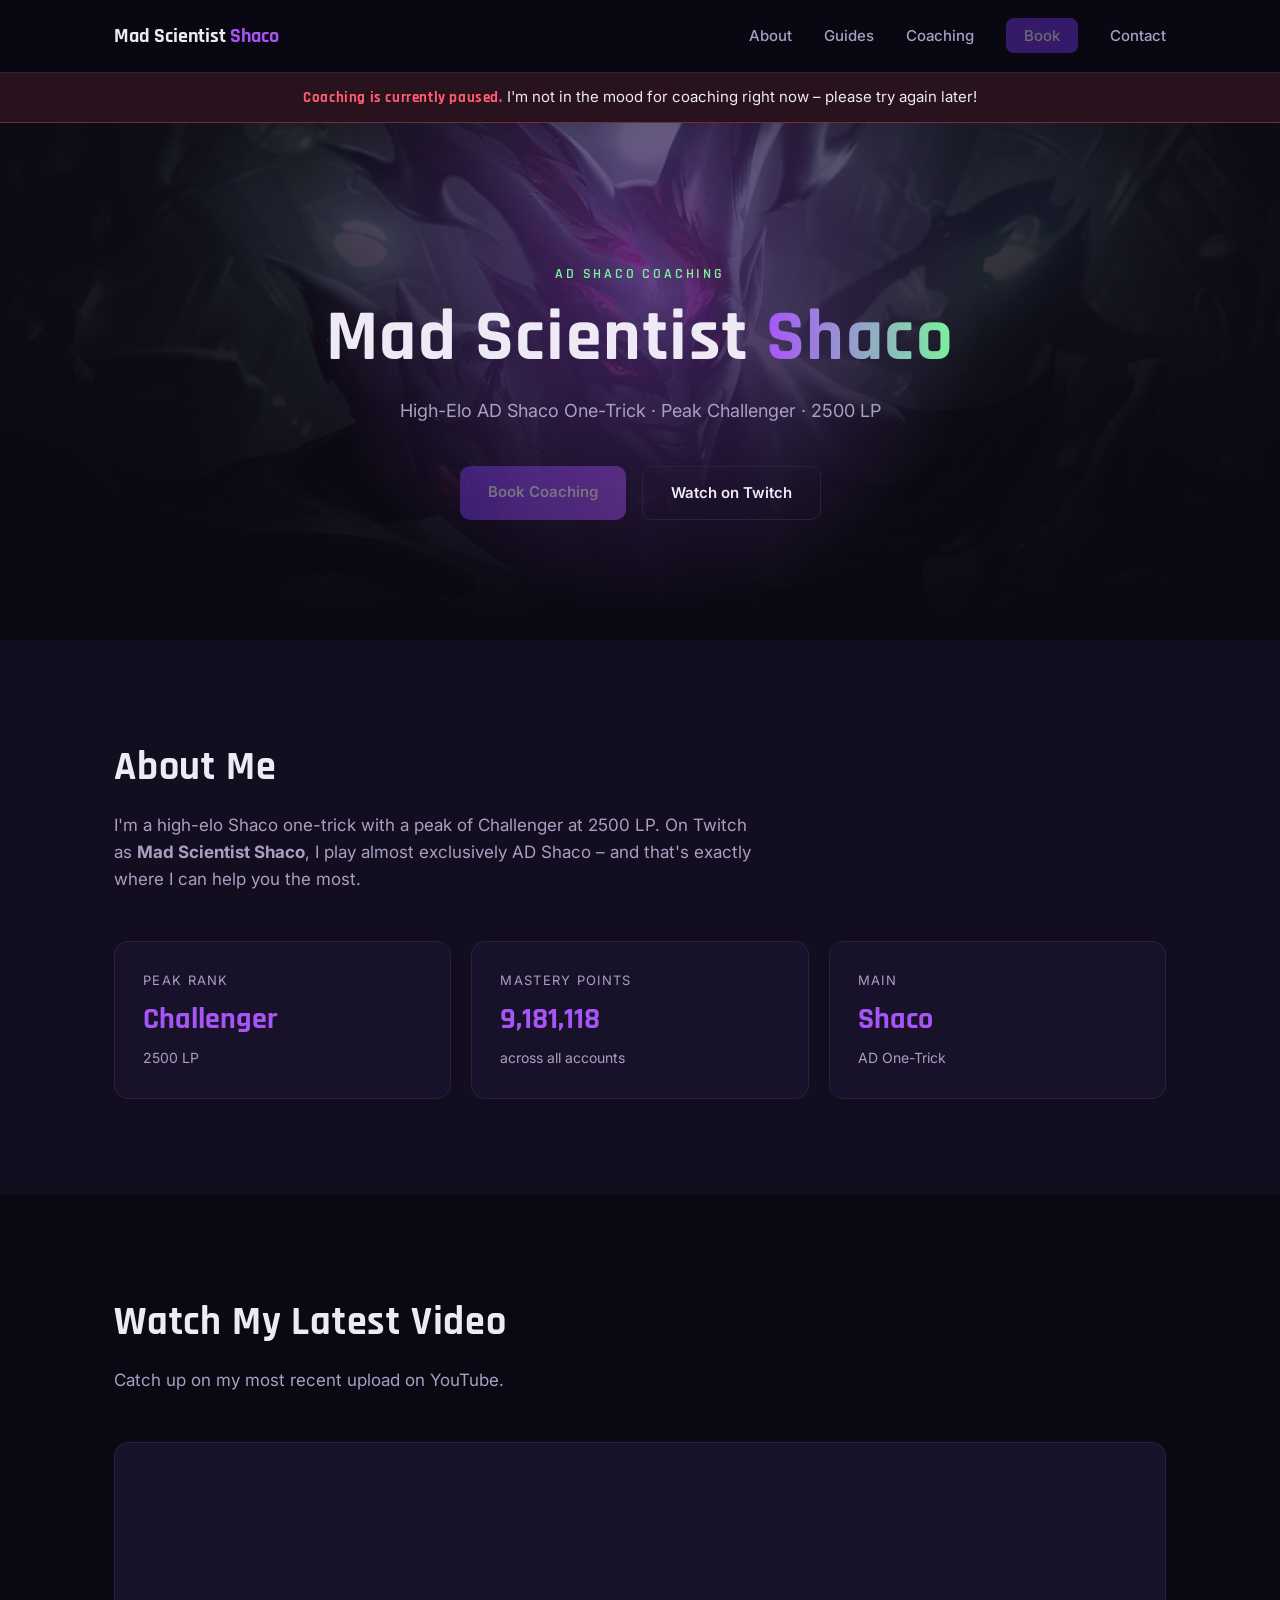
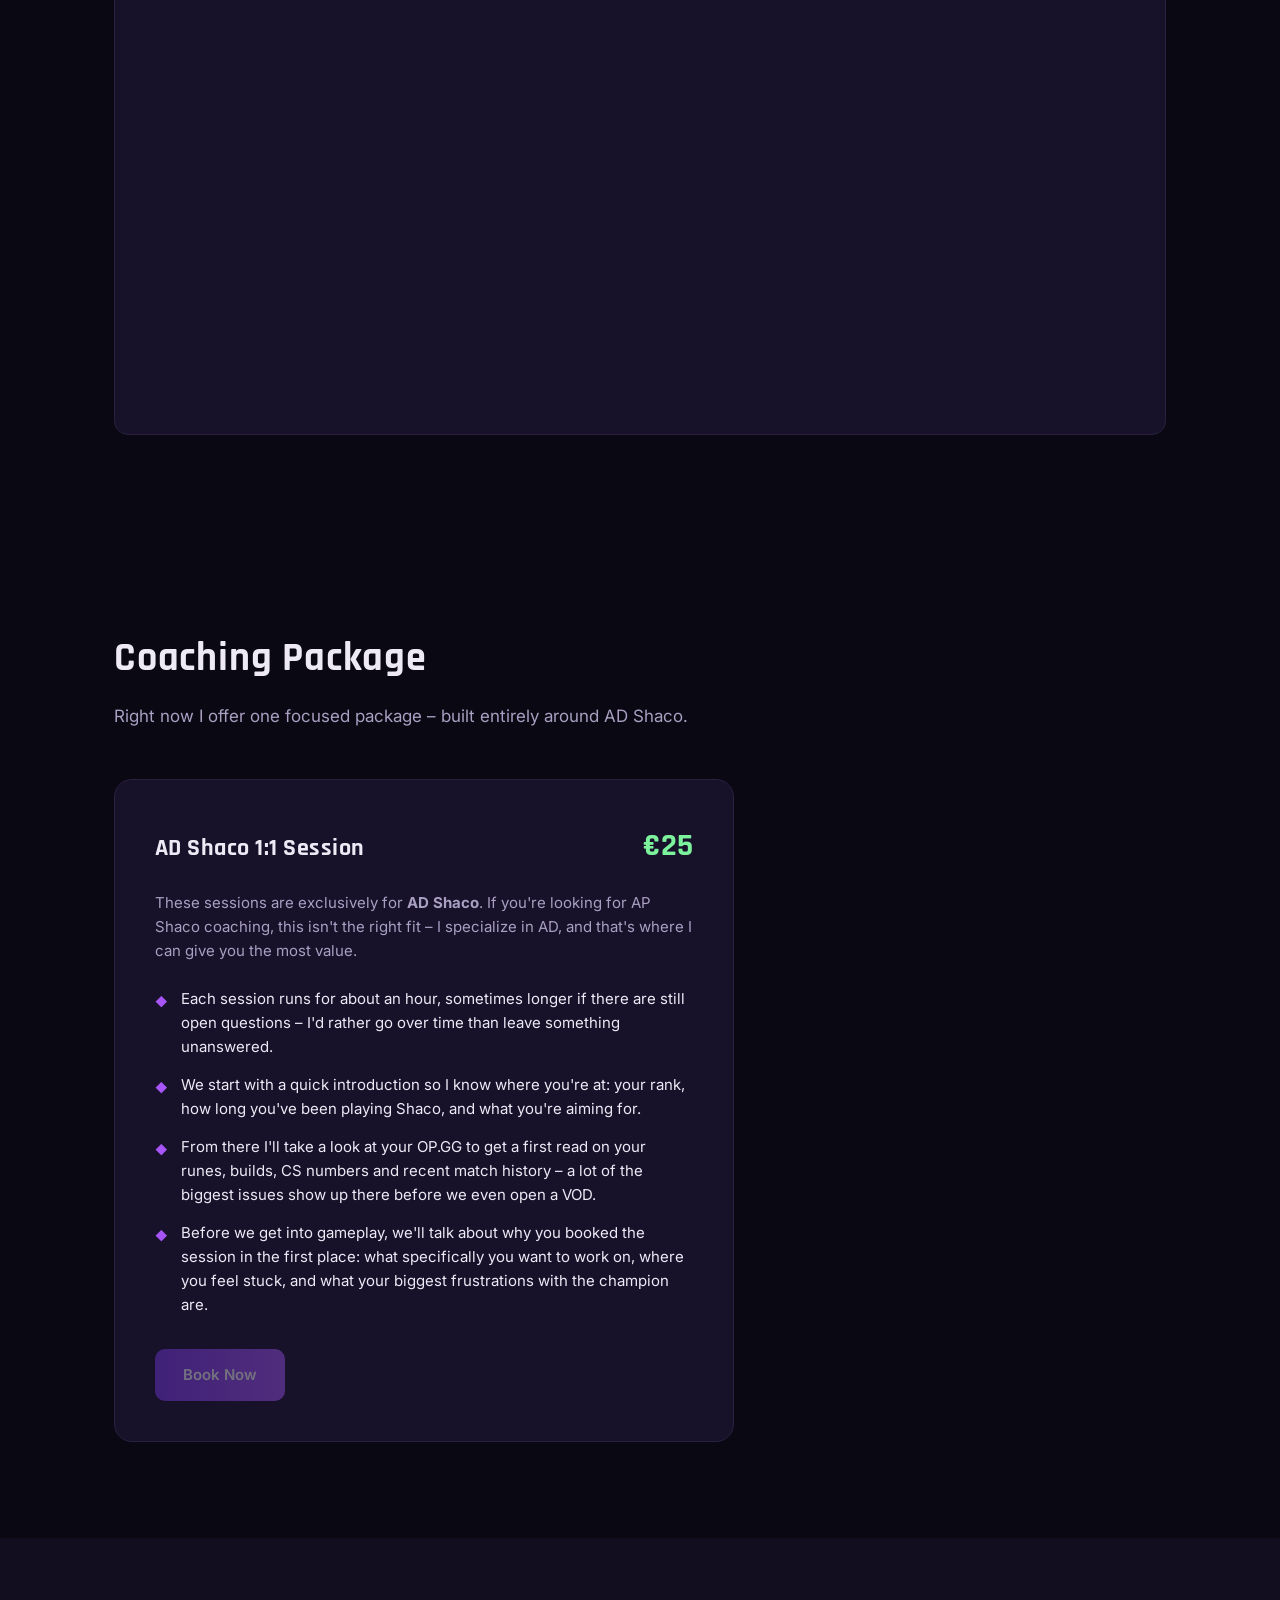
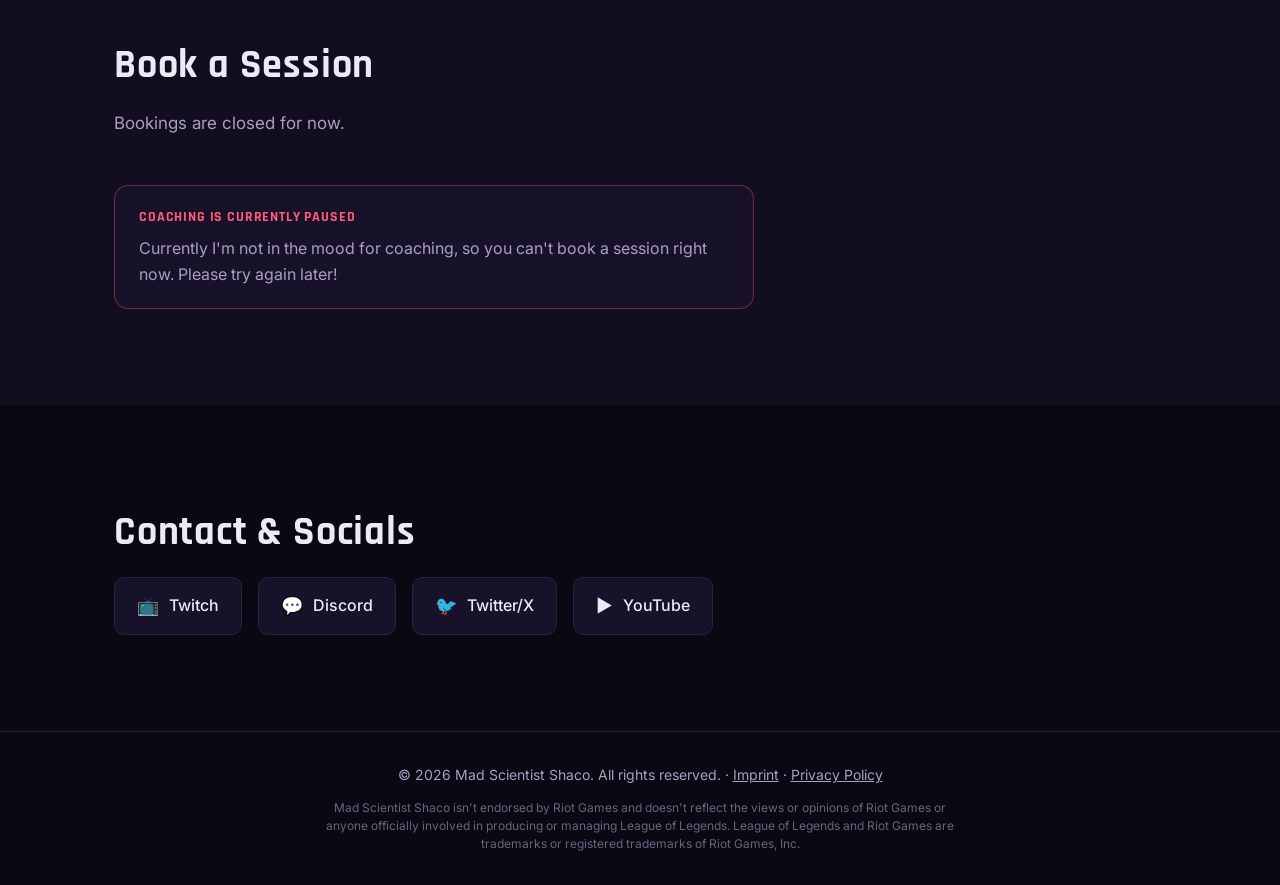
<file: index.html>
<!DOCTYPE html>
<html lang="en">
<head>
<meta charset="UTF-8">
<meta name="viewport" content="width=device-width, initial-scale=1.0">
<title>Mad Scientist Shaco | AD Shaco Coaching</title>
<meta name="description" content="High-elo AD Shaco coaching with Mad Scientist Shaco &ndash; peak Challenger, 2500 LP. Book a 1:1 session.">
<link rel="icon" type="image/svg+xml" href="images/favicon.svg">
<link rel="preconnect" href="https://fonts.googleapis.com">
<link rel="preconnect" href="https://fonts.gstatic.com" crossorigin>
<link href="https://fonts.googleapis.com/css2?family=Rajdhani:wght@500;600;700&family=Inter:wght@400;500;600&display=swap" rel="stylesheet">
<link rel="stylesheet" href="css/style.css">
</head>
<body>

<header class="site-header">
  <nav class="nav container">
    <a href="#top" class="logo">Mad Scientist <span>Shaco</span></a>
    <button class="nav-toggle" id="navToggle" aria-label="Open menu" aria-expanded="false">
      <span></span><span></span><span></span>
    </button>
    <ul class="nav-links" id="navLinks">
      <li><a href="#about">About</a></li>
      <li><a href="/guides/">Guides</a></li>
      <li><a href="#coaching">Coaching</a></li>
      <li><a href="#buchen" class="nav-cta is-disabled" aria-disabled="true" tabindex="-1">Book</a></li>
      <li><a href="#kontakt">Contact</a></li>
    </ul>
  </nav>
</header>

<div class="coaching-banner" role="status">
  <div class="container">
    <strong>Coaching is currently paused.</strong> I'm not in the mood for coaching right now &ndash; please try again later!
  </div>
</div>

<main>

  <section id="top" class="hero">
    <div class="hero-glow"></div>
    <div class="container hero-inner">
      <p class="eyebrow">AD SHACO COACHING</p>
      <h1>Mad Scientist <span>Shaco</span></h1>
      <p class="hero-subtitle">High-Elo AD Shaco One-Trick &middot; Peak Challenger &middot; 2500 LP</p>
      <div class="hero-actions">
        <a href="#buchen" class="btn btn-primary is-disabled" aria-disabled="true" tabindex="-1">Book Coaching</a>
        <a href="https://twitch.tv/madscientistshaco" target="_blank" rel="noopener" class="btn btn-ghost">Watch on Twitch</a>
      </div>
    </div>
  </section>

  <section id="about" class="about">
    <div class="container">
      <h2>About Me</h2>
      <p class="section-lead">
        I'm a high-elo Shaco one-trick with a peak of Challenger at 2500 LP. On Twitch as
        <strong>Mad Scientist Shaco</strong>, I play almost exclusively AD Shaco &ndash; and that's
        exactly where I can help you the most.
      </p>

      <div class="stats-grid">
        <div class="stat-card">
          <span class="stat-label">Peak Rank</span>
          <span class="stat-value">Challenger</span>
          <span class="stat-sub">2500 LP</span>
        </div>
        <div class="stat-card">
          <span class="stat-label">Mastery Points</span>
          <span class="stat-value">9,181,118</span>
          <span class="stat-sub">across all accounts</span>
        </div>
        <div class="stat-card">
          <span class="stat-label">Main</span>
          <span class="stat-value">Shaco</span>
          <span class="stat-sub">AD One-Trick</span>
        </div>
      </div>
    </div>
  </section>

  <section id="video" class="video-section">
    <div class="container">
      <h2>Watch My Latest Video</h2>
      <p class="section-lead">Catch up on my most recent upload on YouTube.</p>
      <div class="video-embed">
        <iframe
          src="https://www.youtube.com/embed/videoseries?list=PLcHvyrtHzuFs"
          title="Latest YouTube video from Mad Scientist Shaco"
          allow="accelerometer; autoplay; clipboard-write; encrypted-media; gyroscope; picture-in-picture"
          allowfullscreen>
        </iframe>
      </div>
    </div>
  </section>

  <section id="coaching" class="coaching">
    <div class="container">
      <h2>Coaching Package</h2>
      <p class="section-lead">Right now I offer one focused package &ndash; built entirely around AD Shaco.</p>

      <div class="package-card">
        <div class="package-head">
          <h3>AD Shaco 1:1 Session</h3>
          <p class="package-price"><span>&euro;25</span></p>
        </div>

        <p class="package-note">
          These sessions are exclusively for <strong>AD Shaco</strong>. If you're looking for AP Shaco
          coaching, this isn't the right fit &ndash; I specialize in AD, and that's where I can give you
          the most value.
        </p>

        <ul class="package-list">
          <li>Each session runs for about an hour, sometimes longer if there are still open questions &ndash; I'd rather go over time than leave something unanswered.</li>
          <li>We start with a quick introduction so I know where you're at: your rank, how long you've been playing Shaco, and what you're aiming for.</li>
          <li>From there I'll take a look at your OP.GG to get a first read on your runes, builds, CS numbers and recent match history &ndash; a lot of the biggest issues show up there before we even open a VOD.</li>
          <li>Before we get into gameplay, we'll talk about why you booked the session in the first place: what specifically you want to work on, where you feel stuck, and what your biggest frustrations with the champion are.</li>
        </ul>

        <a href="#buchen" class="btn btn-primary package-cta is-disabled" aria-disabled="true" tabindex="-1">Book Now</a>
      </div>
    </div>
  </section>

  <section id="buchen" class="booking">
    <div class="container">
      <h2>Book a Session</h2>
      <p class="section-lead">Bookings are closed for now.</p>

      <div class="booking-closed">
        <strong class="booking-closed-title">Coaching is currently paused</strong>
        <p>Currently I'm not in the mood for coaching, so you can't book a session right now. Please try again later!</p>
      </div>
    </div>
  </section>

  <section id="kontakt" class="socials">
    <div class="container">
      <h2>Contact & Socials</h2>
      <div class="social-links">
        <a href="https://twitch.tv/madscientistshaco" target="_blank" rel="noopener" class="social-link">
          <span class="social-icon">📺</span> Twitch
        </a>
        <a href="https://discord.gg/vGZFEU2" target="_blank" rel="noopener" class="social-link">
          <span class="social-icon">💬</span> Discord
        </a>
        <a href="https://twitter.com/okabekin" target="_blank" rel="noopener" class="social-link">
          <span class="social-icon">🐦</span> Twitter/X
        </a>
        <a href="https://www.youtube.com/@madscientistshaco" target="_blank" rel="noopener" class="social-link">
          <span class="social-icon">▶️</span> YouTube
        </a>
      </div>
    </div>
  </section>

</main>

<footer class="site-footer">
  <div class="container">
    <p>&copy; <span id="year"></span> Mad Scientist Shaco. All rights reserved. &middot; <a href="imprint.html">Imprint</a> &middot; <a href="privacy.html">Privacy Policy</a></p>
    <p class="footer-disclaimer">Mad Scientist Shaco isn't endorsed by Riot Games and doesn't reflect the views or opinions of Riot Games or anyone officially involved in producing or managing League of Legends. League of Legends and Riot Games are trademarks or registered trademarks of Riot Games, Inc.</p>
  </div>
</footer>

<script src="js/main.js"></script>
</body>
</html>
</file>
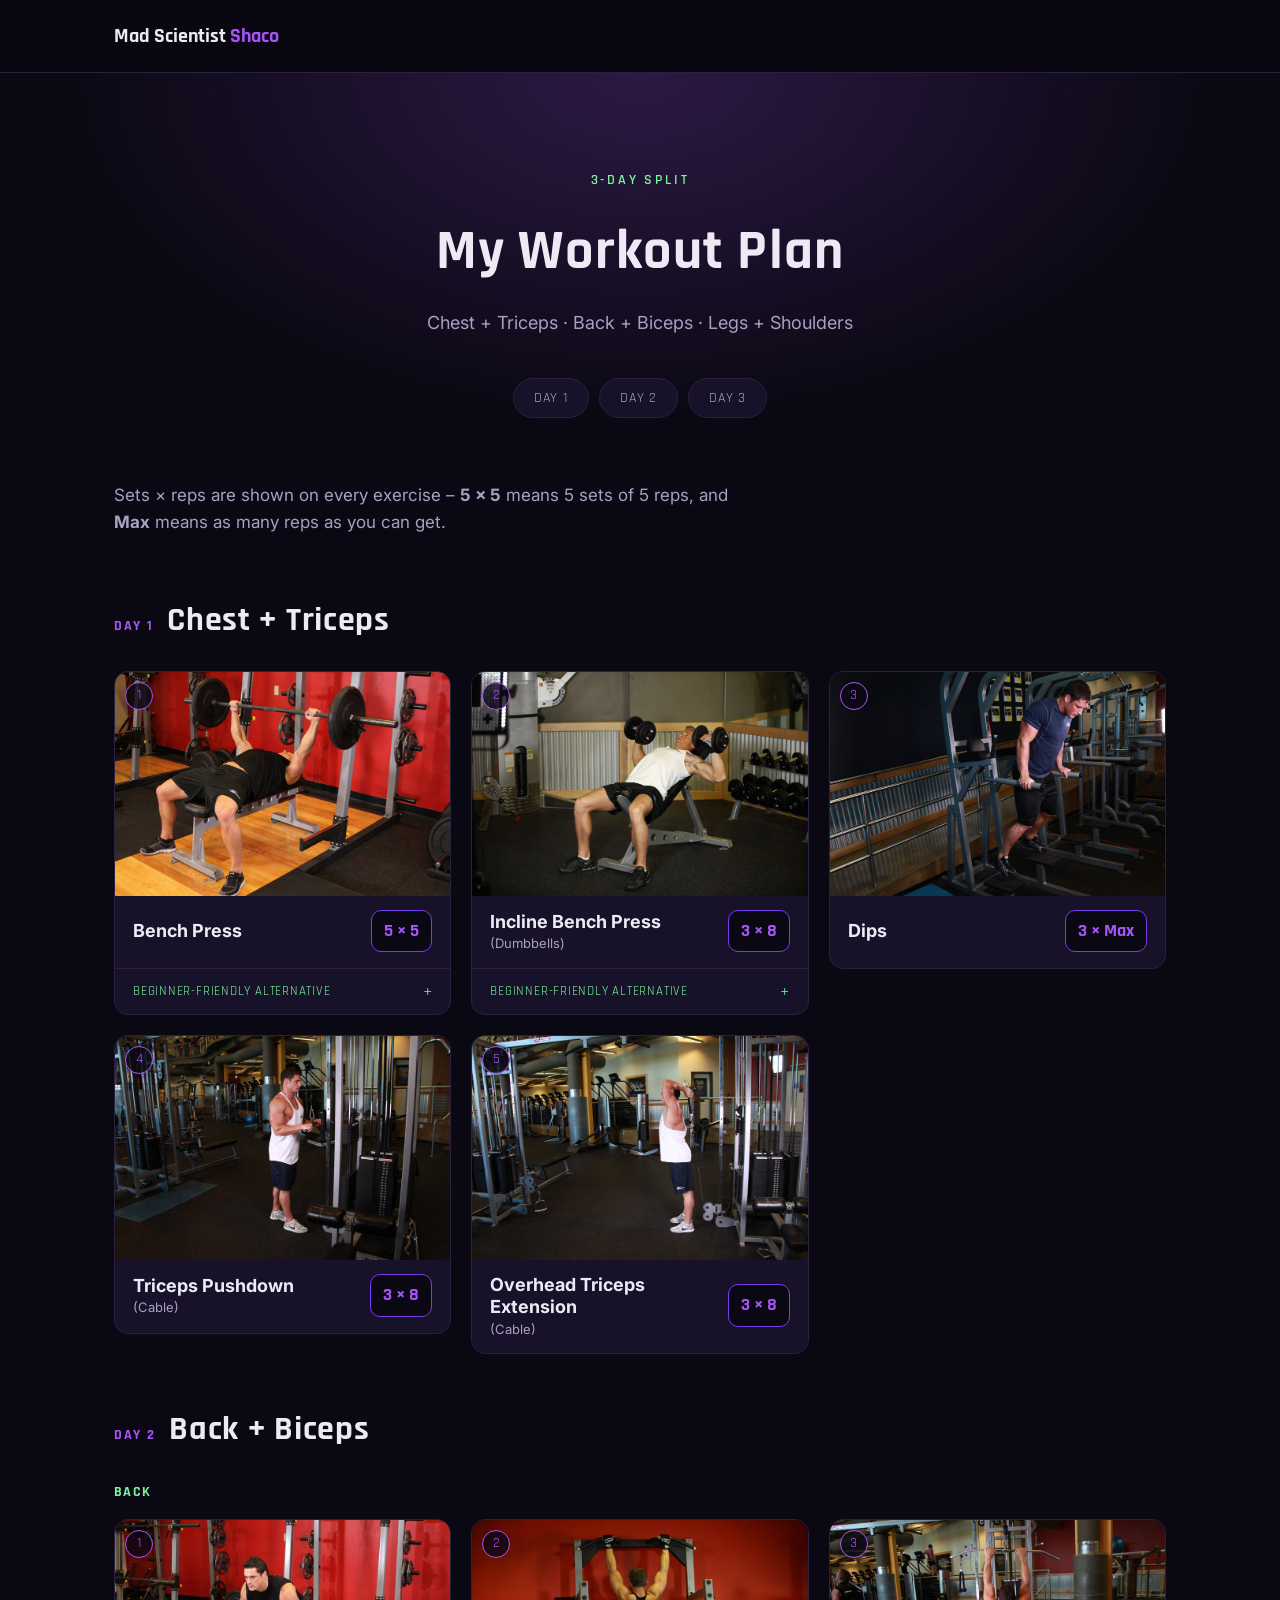
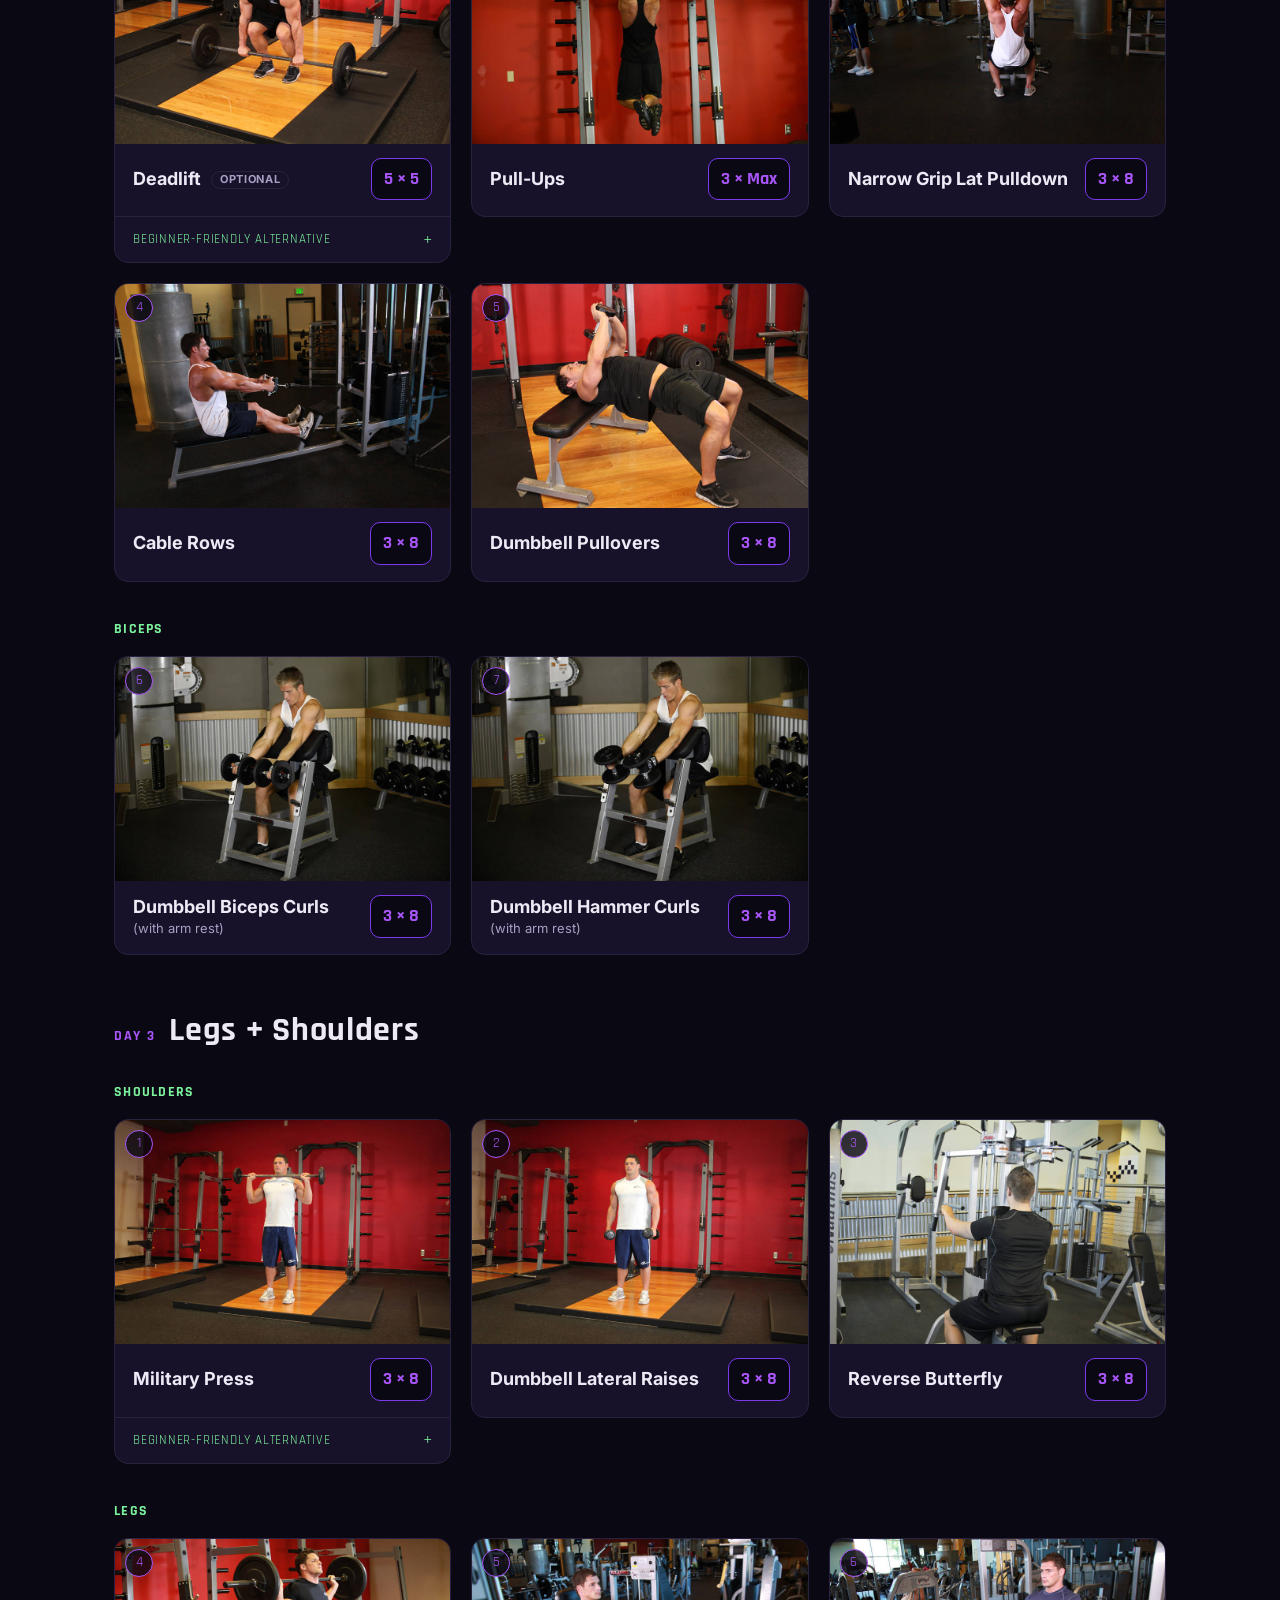
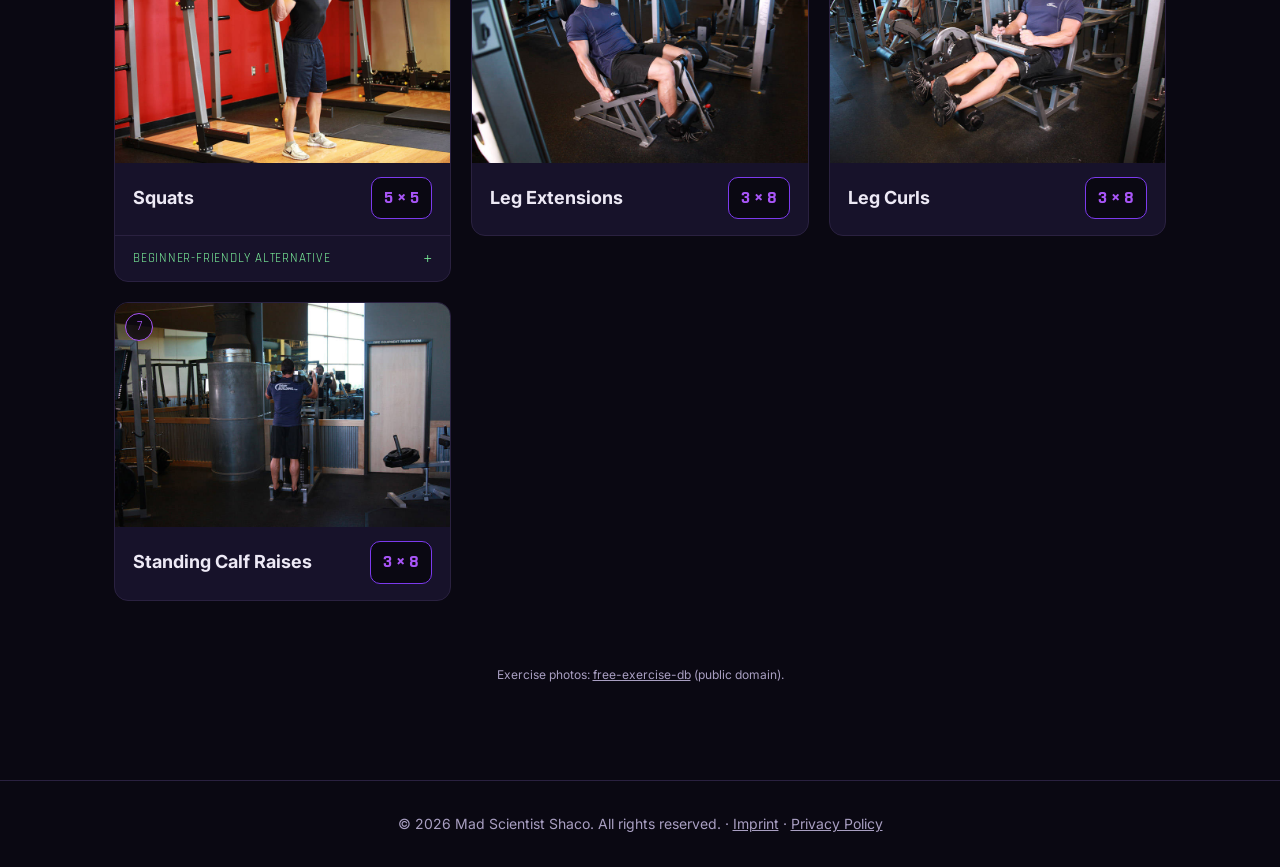
<file: workout/index.html>
<!DOCTYPE html>
<html lang="en">
<head>
<meta charset="UTF-8">
<meta name="viewport" content="width=device-width, initial-scale=1.0">
<meta name="robots" content="noindex, nofollow">
<title>Workout Plan | Mad Scientist Shaco</title>
<meta name="description" content="My 3-day workout split with exercise photos, sets and reps.">
<link rel="icon" type="image/svg+xml" href="/images/favicon.svg">
<link rel="preconnect" href="https://fonts.googleapis.com">
<link rel="preconnect" href="https://fonts.gstatic.com" crossorigin>
<link href="https://fonts.googleapis.com/css2?family=Rajdhani:wght@500;600;700&family=Inter:wght@400;500;600&display=swap" rel="stylesheet">
<link rel="stylesheet" href="/css/style.css">
</head>
<body>

<header class="site-header">
  <nav class="nav container">
    <a href="/" class="logo">Mad Scientist <span>Shaco</span></a>
  </nav>
</header>

<main>
  <section class="workout-hero">
    <div class="container">
      <p class="eyebrow">3-DAY SPLIT</p>
      <h1>My Workout Plan</h1>
      <p class="hero-subtitle">Chest + Triceps &middot; Back + Biceps &middot; Legs + Shoulders</p>
      <nav class="wo-jump" aria-label="Jump to a training day">
        <a href="#day1">Day 1</a>
        <a href="#day2">Day 2</a>
        <a href="#day3">Day 3</a>
      </nav>
    </div>
  </section>

  <section class="workout-plan">
    <div class="container">
      <p class="section-lead">Sets &times; reps are shown on every exercise &ndash; <strong>5 &times; 5</strong> means 5 sets of 5 reps, and <strong>Max</strong> means as many reps as you can get.</p>

      <!-- Day 1 -->
      <div class="wo-day" id="day1">
        <h2 class="wo-day-title"><span class="wo-day-num">Day 1</span> Chest + Triceps</h2>
        <div class="wo-grid">
          <article class="wo-card">
            <div class="wo-media">
              <img class="wo-frame wo-frame-a" src="/workout/img/Barbell_Bench_Press_-_Medium_Grip-0.jpg" alt="Bench press, start position" width="850" height="567" loading="lazy">
              <img class="wo-frame wo-frame-b" src="/workout/img/Barbell_Bench_Press_-_Medium_Grip-1.jpg" alt="" width="850" height="567" loading="lazy">
            </div>
            <div class="wo-body">
              <h4 class="wo-name">Bench Press</h4>
              <span class="wo-sets">5 &times; 5</span>
            </div>
            <details class="wo-alt">
              <summary>Beginner-friendly alternative</summary>
              <div class="wo-alt-content">
                <div class="wo-media">
                  <img class="wo-frame wo-frame-a" src="/workout/img/Machine_Bench_Press-0.jpg" alt="Chest press machine, start position" width="850" height="567" loading="lazy">
                  <img class="wo-frame wo-frame-b" src="/workout/img/Machine_Bench_Press-1.jpg" alt="" width="850" height="567" loading="lazy">
                </div>
                <div class="wo-alt-body">
                  <p class="wo-alt-name">Chest Press Machine</p>
                  <span class="wo-sets">3 &times; 8</span>
                </div>
              </div>
            </details>
          </article>
          <article class="wo-card">
            <div class="wo-media">
              <img class="wo-frame wo-frame-a" src="/workout/img/Incline_Dumbbell_Press-0.jpg" alt="Incline dumbbell bench press, start position" width="850" height="567" loading="lazy">
              <img class="wo-frame wo-frame-b" src="/workout/img/Incline_Dumbbell_Press-1.jpg" alt="" width="850" height="567" loading="lazy">
            </div>
            <div class="wo-body">
              <h4 class="wo-name">Incline Bench Press <small>(Dumbbells)</small></h4>
              <span class="wo-sets">3 &times; 8</span>
            </div>
            <details class="wo-alt">
              <summary>Beginner-friendly alternative</summary>
              <div class="wo-alt-content">
                <div class="wo-media">
                  <img class="wo-frame wo-frame-a" src="/workout/img/Leverage_Incline_Chest_Press-0.jpg" alt="Incline chest press machine, start position" width="850" height="567" loading="lazy">
                  <img class="wo-frame wo-frame-b" src="/workout/img/Leverage_Incline_Chest_Press-1.jpg" alt="" width="850" height="567" loading="lazy">
                </div>
                <div class="wo-alt-body">
                  <p class="wo-alt-name">Incline Bench Machine</p>
                  <span class="wo-sets">3 &times; 8</span>
                </div>
              </div>
            </details>
          </article>
          <article class="wo-card">
            <div class="wo-media">
              <img class="wo-frame wo-frame-a" src="/workout/img/Dips_-_Chest_Version-0.jpg" alt="Dips, start position" width="850" height="567" loading="lazy">
              <img class="wo-frame wo-frame-b" src="/workout/img/Dips_-_Chest_Version-1.jpg" alt="" width="850" height="567" loading="lazy">
            </div>
            <div class="wo-body">
              <h4 class="wo-name">Dips</h4>
              <span class="wo-sets">3 &times; Max</span>
            </div>
          </article>
          <article class="wo-card">
            <div class="wo-media">
              <img class="wo-frame wo-frame-a" src="/workout/img/Triceps_Pushdown-0.jpg" alt="Cable triceps pushdown, start position" width="850" height="567" loading="lazy">
              <img class="wo-frame wo-frame-b" src="/workout/img/Triceps_Pushdown-1.jpg" alt="" width="850" height="567" loading="lazy">
            </div>
            <div class="wo-body">
              <h4 class="wo-name">Triceps Pushdown <small>(Cable)</small></h4>
              <span class="wo-sets">3 &times; 8</span>
            </div>
          </article>
          <article class="wo-card">
            <div class="wo-media">
              <img class="wo-frame wo-frame-a" src="/workout/img/Cable_Rope_Overhead_Triceps_Extension-0.jpg" alt="Overhead cable triceps extension, start position" width="850" height="567" loading="lazy">
              <img class="wo-frame wo-frame-b" src="/workout/img/Cable_Rope_Overhead_Triceps_Extension-1.jpg" alt="" width="850" height="567" loading="lazy">
            </div>
            <div class="wo-body">
              <h4 class="wo-name">Overhead Triceps Extension <small>(Cable)</small></h4>
              <span class="wo-sets">3 &times; 8</span>
            </div>
          </article>
        </div>
      </div>

      <!-- Day 2 -->
      <div class="wo-day" id="day2">
        <h2 class="wo-day-title"><span class="wo-day-num">Day 2</span> Back + Biceps</h2>

        <h3 class="wo-group">Back</h3>
        <div class="wo-grid">
          <article class="wo-card">
            <div class="wo-media">
              <img class="wo-frame wo-frame-a" src="/workout/img/Barbell_Deadlift-0.jpg" alt="Deadlift, start position" width="850" height="567" loading="lazy">
              <img class="wo-frame wo-frame-b" src="/workout/img/Barbell_Deadlift-1.jpg" alt="" width="850" height="567" loading="lazy">
            </div>
            <div class="wo-body">
              <h4 class="wo-name">Deadlift <span class="wo-tag">Optional</span></h4>
              <span class="wo-sets">5 &times; 5</span>
            </div>
            <details class="wo-alt">
              <summary>Beginner-friendly alternative</summary>
              <div class="wo-alt-content">
                <div class="wo-media">
                  <img class="wo-frame wo-frame-a" src="/workout/img/Hyperextensions_Back_Extensions-0.jpg" alt="Hyperextension, start position" width="850" height="567" loading="lazy">
                  <img class="wo-frame wo-frame-b" src="/workout/img/Hyperextensions_Back_Extensions-1.jpg" alt="" width="850" height="567" loading="lazy">
                </div>
                <div class="wo-alt-body">
                  <p class="wo-alt-name">Hyperextension</p>
                  <span class="wo-sets">3 &times; 8</span>
                </div>
              </div>
            </details>
          </article>
          <article class="wo-card">
            <div class="wo-media">
              <img class="wo-frame wo-frame-a" src="/workout/img/Pullups-0.jpg" alt="Pull-ups, start position" width="850" height="567" loading="lazy">
              <img class="wo-frame wo-frame-b" src="/workout/img/Pullups-1.jpg" alt="" width="850" height="567" loading="lazy">
            </div>
            <div class="wo-body">
              <h4 class="wo-name">Pull-Ups</h4>
              <span class="wo-sets">3 &times; Max</span>
            </div>
          </article>
          <article class="wo-card">
            <div class="wo-media">
              <img class="wo-frame wo-frame-a" src="/workout/img/Close-Grip_Front_Lat_Pulldown-0.jpg" alt="Narrow grip lat pulldown, start position" width="850" height="567" loading="lazy">
              <img class="wo-frame wo-frame-b" src="/workout/img/Close-Grip_Front_Lat_Pulldown-1.jpg" alt="" width="850" height="567" loading="lazy">
            </div>
            <div class="wo-body">
              <h4 class="wo-name">Narrow Grip Lat Pulldown</h4>
              <span class="wo-sets">3 &times; 8</span>
            </div>
          </article>
          <article class="wo-card">
            <div class="wo-media">
              <img class="wo-frame wo-frame-a" src="/workout/img/Seated_Cable_Rows-0.jpg" alt="Cable rows, start position" width="850" height="567" loading="lazy">
              <img class="wo-frame wo-frame-b" src="/workout/img/Seated_Cable_Rows-1.jpg" alt="" width="850" height="567" loading="lazy">
            </div>
            <div class="wo-body">
              <h4 class="wo-name">Cable Rows</h4>
              <span class="wo-sets">3 &times; 8</span>
            </div>
          </article>
          <article class="wo-card">
            <div class="wo-media">
              <img class="wo-frame wo-frame-a" src="/workout/img/Bent-Arm_Dumbbell_Pullover-0.jpg" alt="Dumbbell pullover, start position" width="850" height="567" loading="lazy">
              <img class="wo-frame wo-frame-b" src="/workout/img/Bent-Arm_Dumbbell_Pullover-1.jpg" alt="" width="850" height="567" loading="lazy">
            </div>
            <div class="wo-body">
              <h4 class="wo-name">Dumbbell Pullovers</h4>
              <span class="wo-sets">3 &times; 8</span>
            </div>
          </article>
        </div>

        <h3 class="wo-group">Biceps</h3>
        <div class="wo-grid">
          <article class="wo-card">
            <div class="wo-media">
              <img class="wo-frame wo-frame-a" src="/workout/img/Two-Arm_Dumbbell_Preacher_Curl-0.jpg" alt="Dumbbell biceps curl with arm rest, start position" width="850" height="567" loading="lazy">
              <img class="wo-frame wo-frame-b" src="/workout/img/Two-Arm_Dumbbell_Preacher_Curl-1.jpg" alt="" width="850" height="567" loading="lazy">
            </div>
            <div class="wo-body">
              <h4 class="wo-name">Dumbbell Biceps Curls <small>(with arm rest)</small></h4>
              <span class="wo-sets">3 &times; 8</span>
            </div>
          </article>
          <article class="wo-card">
            <div class="wo-media">
              <img class="wo-frame wo-frame-a" src="/workout/img/Preacher_Hammer_Dumbbell_Curl-0.jpg" alt="Dumbbell hammer curl with arm rest, start position" width="850" height="567" loading="lazy">
              <img class="wo-frame wo-frame-b" src="/workout/img/Preacher_Hammer_Dumbbell_Curl-1.jpg" alt="" width="850" height="567" loading="lazy">
            </div>
            <div class="wo-body">
              <h4 class="wo-name">Dumbbell Hammer Curls <small>(with arm rest)</small></h4>
              <span class="wo-sets">3 &times; 8</span>
            </div>
          </article>
        </div>
      </div>

      <!-- Day 3 -->
      <div class="wo-day" id="day3">
        <h2 class="wo-day-title"><span class="wo-day-num">Day 3</span> Legs + Shoulders</h2>

        <h3 class="wo-group">Shoulders</h3>
        <div class="wo-grid">
          <article class="wo-card">
            <div class="wo-media">
              <img class="wo-frame wo-frame-a" src="/workout/img/Standing_Military_Press-0.jpg" alt="Military press, start position" width="850" height="567" loading="lazy">
              <img class="wo-frame wo-frame-b" src="/workout/img/Standing_Military_Press-1.jpg" alt="" width="850" height="567" loading="lazy">
            </div>
            <div class="wo-body">
              <h4 class="wo-name">Military Press</h4>
              <span class="wo-sets">3 &times; 8</span>
            </div>
            <details class="wo-alt">
              <summary>Beginner-friendly alternative</summary>
              <div class="wo-alt-content">
                <div class="wo-media">
                  <img class="wo-frame wo-frame-a" src="/workout/img/Machine_Shoulder_Military_Press-0.jpg" alt="Shoulder press machine, start position" width="850" height="567" loading="lazy">
                  <img class="wo-frame wo-frame-b" src="/workout/img/Machine_Shoulder_Military_Press-1.jpg" alt="" width="850" height="567" loading="lazy">
                </div>
                <div class="wo-alt-body">
                  <p class="wo-alt-name">Shoulder Press Machine</p>
                  <span class="wo-sets">3 &times; 8</span>
                </div>
              </div>
            </details>
          </article>
          <article class="wo-card">
            <div class="wo-media">
              <img class="wo-frame wo-frame-a" src="/workout/img/Side_Lateral_Raise-0.jpg" alt="Dumbbell lateral raise, start position" width="850" height="567" loading="lazy">
              <img class="wo-frame wo-frame-b" src="/workout/img/Side_Lateral_Raise-1.jpg" alt="" width="850" height="567" loading="lazy">
            </div>
            <div class="wo-body">
              <h4 class="wo-name">Dumbbell Lateral Raises</h4>
              <span class="wo-sets">3 &times; 8</span>
            </div>
          </article>
          <article class="wo-card">
            <div class="wo-media">
              <img class="wo-frame wo-frame-a" src="/workout/img/Reverse_Machine_Flyes-0.jpg" alt="Reverse butterfly, start position" width="850" height="567" loading="lazy">
              <img class="wo-frame wo-frame-b" src="/workout/img/Reverse_Machine_Flyes-1.jpg" alt="" width="850" height="567" loading="lazy">
            </div>
            <div class="wo-body">
              <h4 class="wo-name">Reverse Butterfly</h4>
              <span class="wo-sets">3 &times; 8</span>
            </div>
          </article>
        </div>

        <h3 class="wo-group">Legs</h3>
        <div class="wo-grid">
          <article class="wo-card">
            <div class="wo-media">
              <img class="wo-frame wo-frame-a" src="/workout/img/Barbell_Squat-0.jpg" alt="Squat, start position" width="850" height="567" loading="lazy">
              <img class="wo-frame wo-frame-b" src="/workout/img/Barbell_Squat-1.jpg" alt="" width="850" height="567" loading="lazy">
            </div>
            <div class="wo-body">
              <h4 class="wo-name">Squats</h4>
              <span class="wo-sets">5 &times; 5</span>
            </div>
            <details class="wo-alt">
              <summary>Beginner-friendly alternative</summary>
              <div class="wo-alt-content">
                <div class="wo-media">
                  <img class="wo-frame wo-frame-a" src="/workout/img/Leg_Press-0.jpg" alt="Leg press machine, start position" width="850" height="567" loading="lazy">
                  <img class="wo-frame wo-frame-b" src="/workout/img/Leg_Press-1.jpg" alt="" width="850" height="567" loading="lazy">
                </div>
                <div class="wo-alt-body">
                  <p class="wo-alt-name">Leg Press Machine</p>
                  <span class="wo-sets">3 &times; 8</span>
                </div>
              </div>
            </details>
          </article>
          <article class="wo-card">
            <div class="wo-media">
              <img class="wo-frame wo-frame-a" src="/workout/img/Leg_Extensions-0.jpg" alt="Leg extensions, start position" width="850" height="567" loading="lazy">
              <img class="wo-frame wo-frame-b" src="/workout/img/Leg_Extensions-1.jpg" alt="" width="850" height="567" loading="lazy">
            </div>
            <div class="wo-body">
              <h4 class="wo-name">Leg Extensions</h4>
              <span class="wo-sets">3 &times; 8</span>
            </div>
          </article>
          <article class="wo-card">
            <div class="wo-media">
              <img class="wo-frame wo-frame-a" src="/workout/img/Seated_Leg_Curl-0.jpg" alt="Leg curls, start position" width="850" height="567" loading="lazy">
              <img class="wo-frame wo-frame-b" src="/workout/img/Seated_Leg_Curl-1.jpg" alt="" width="850" height="567" loading="lazy">
            </div>
            <div class="wo-body">
              <h4 class="wo-name">Leg Curls</h4>
              <span class="wo-sets">3 &times; 8</span>
            </div>
          </article>
          <article class="wo-card">
            <div class="wo-media">
              <img class="wo-frame wo-frame-a" src="/workout/img/Standing_Calf_Raises-0.jpg" alt="Standing calf raises, start position" width="850" height="567" loading="lazy">
              <img class="wo-frame wo-frame-b" src="/workout/img/Standing_Calf_Raises-1.jpg" alt="" width="850" height="567" loading="lazy">
            </div>
            <div class="wo-body">
              <h4 class="wo-name">Standing Calf Raises</h4>
              <span class="wo-sets">3 &times; 8</span>
            </div>
          </article>
        </div>
      </div>

      <p class="wo-credit">Exercise photos: <a href="https://github.com/yuhonas/free-exercise-db" target="_blank" rel="noopener">free-exercise-db</a> (public domain).</p>
    </div>
  </section>
</main>

<footer class="site-footer">
  <div class="container">
    <p>&copy; <span id="year"></span> Mad Scientist Shaco. All rights reserved. &middot; <a href="/imprint.html">Imprint</a> &middot; <a href="/privacy.html">Privacy Policy</a></p>
  </div>
</footer>

<script>document.getElementById('year').textContent = new Date().getFullYear();</script>
</body>
</html>
</file>
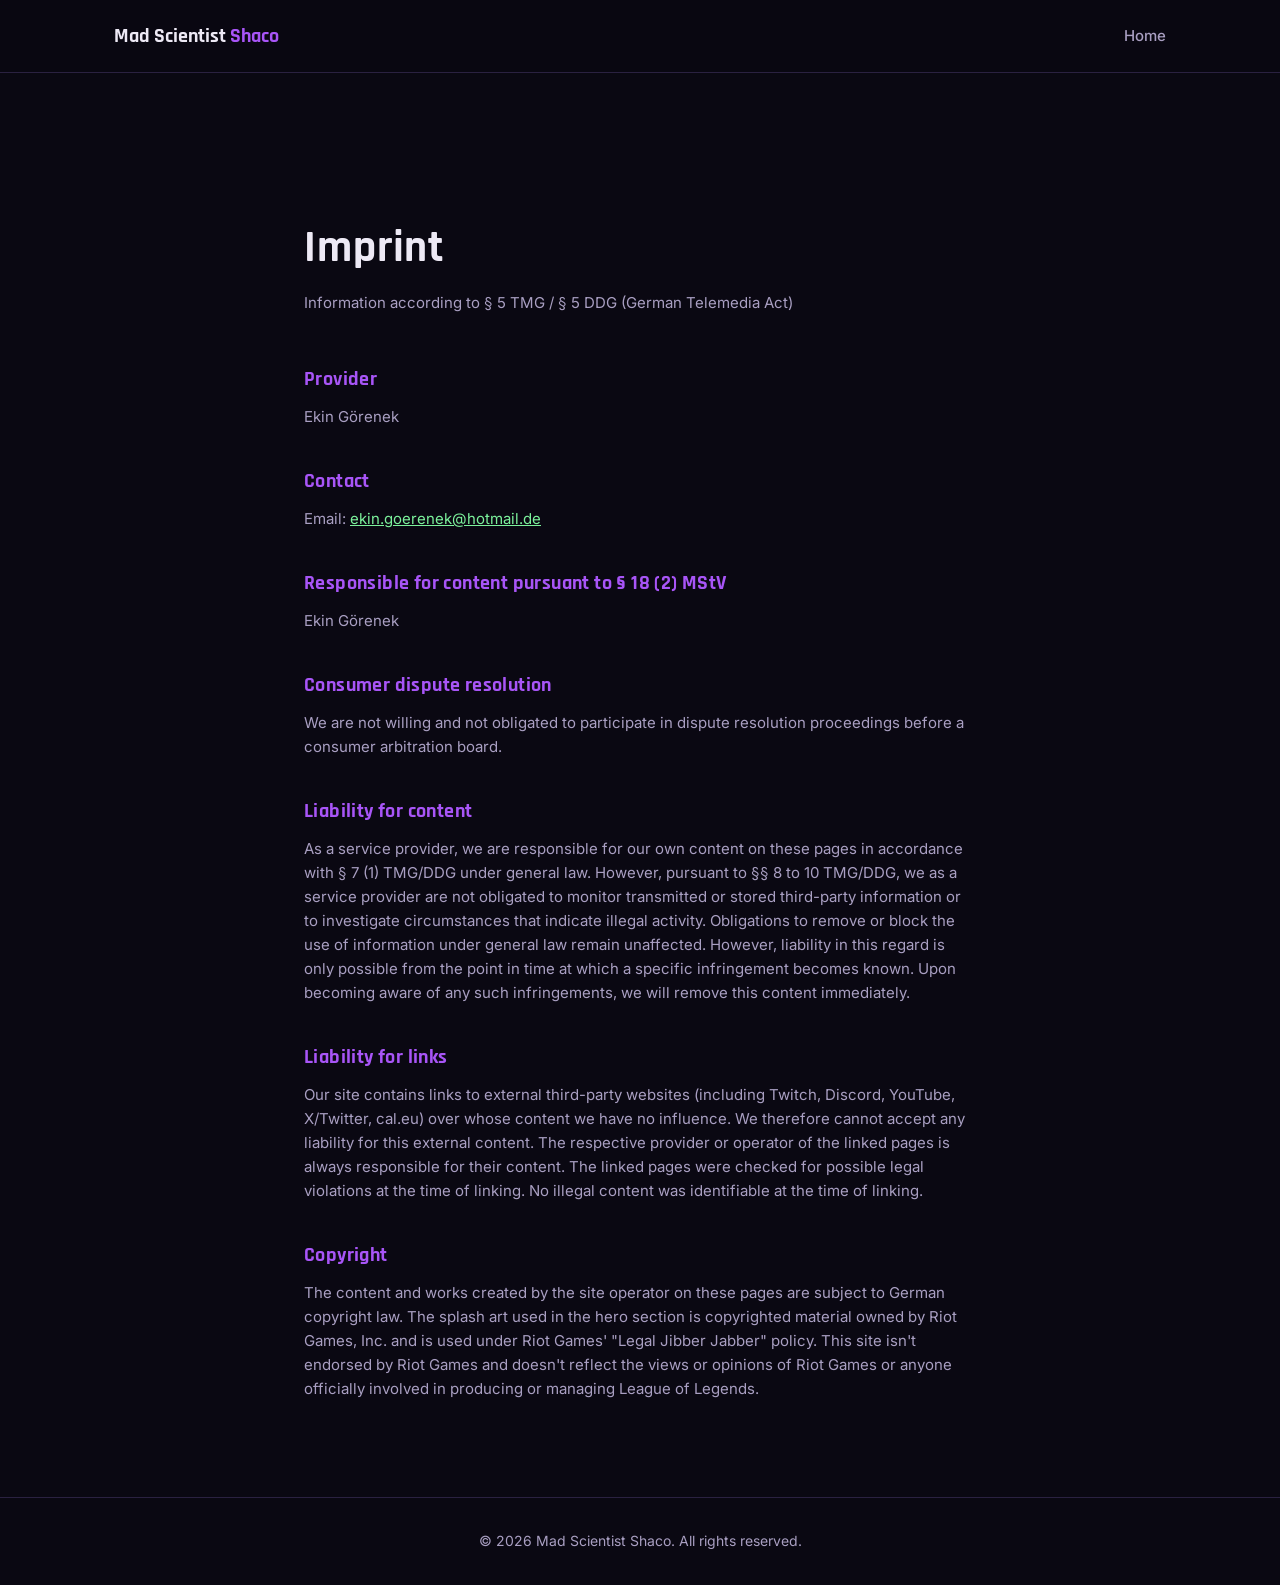
<file: imprint.html>
<!DOCTYPE html>
<html lang="en">
<head>
<meta charset="UTF-8">
<meta name="viewport" content="width=device-width, initial-scale=1.0">
<title>Imprint | Mad Scientist Shaco</title>
<meta name="robots" content="noindex">
<link rel="icon" type="image/svg+xml" href="images/favicon.svg">
<link rel="preconnect" href="https://fonts.googleapis.com">
<link rel="preconnect" href="https://fonts.gstatic.com" crossorigin>
<link href="https://fonts.googleapis.com/css2?family=Rajdhani:wght@500;600;700&family=Inter:wght@400;500;600&display=swap" rel="stylesheet">
<link rel="stylesheet" href="css/style.css">
</head>
<body>

<header class="site-header">
  <nav class="nav container">
    <a href="index.html" class="logo">Mad Scientist <span>Shaco</span></a>
    <ul class="nav-links">
      <li><a href="index.html">Home</a></li>
    </ul>
  </nav>
</header>

<main>
  <section class="legal">
    <div class="container">
      <h1>Imprint</h1>
      <p class="section-lead">Information according to § 5 TMG / § 5 DDG (German Telemedia Act)</p>

      <h2>Provider</h2>
      <p>
        Ekin Görenek
      </p>

      <h2>Contact</h2>
      <p>Email: <a href="mailto:ekin.goerenek@hotmail.de">ekin.goerenek@hotmail.de</a></p>

      <h2>Responsible for content pursuant to § 18 (2) MStV</h2>
      <p>
        Ekin Görenek
      </p>

      <h2>Consumer dispute resolution</h2>
      <p>
        We are not willing and not obligated to participate in dispute resolution proceedings
        before a consumer arbitration board.
      </p>

      <h2>Liability for content</h2>
      <p>
        As a service provider, we are responsible for our own content on these pages in accordance
        with § 7 (1) TMG/DDG under general law. However, pursuant to §§ 8 to 10 TMG/DDG, we as a
        service provider are not obligated to monitor transmitted or stored third-party information
        or to investigate circumstances that indicate illegal activity. Obligations to remove or
        block the use of information under general law remain unaffected. However, liability in
        this regard is only possible from the point in time at which a specific infringement
        becomes known. Upon becoming aware of any such infringements, we will remove this content
        immediately.
      </p>

      <h2>Liability for links</h2>
      <p>
        Our site contains links to external third-party websites (including Twitch, Discord,
        YouTube, X/Twitter, cal.eu) over whose content we have no influence. We therefore cannot
        accept any liability for this external content. The respective provider or operator of the
        linked pages is always responsible for their content. The linked pages were checked for
        possible legal violations at the time of linking. No illegal content was identifiable at
        the time of linking.
      </p>

      <h2>Copyright</h2>
      <p>
        The content and works created by the site operator on these pages are subject to German
        copyright law. The splash art used in the hero section is copyrighted material owned by
        Riot Games, Inc. and is used under Riot Games' "Legal Jibber Jabber" policy. This site
        isn't endorsed by Riot Games and doesn't reflect the views or opinions of Riot Games or
        anyone officially involved in producing or managing League of Legends.
      </p>
    </div>
  </section>
</main>

<footer class="site-footer">
  <div class="container">
    <p>&copy; <span id="year"></span> Mad Scientist Shaco. All rights reserved.</p>
  </div>
</footer>

<script src="js/main.js"></script>
</body>
</html>
</file>
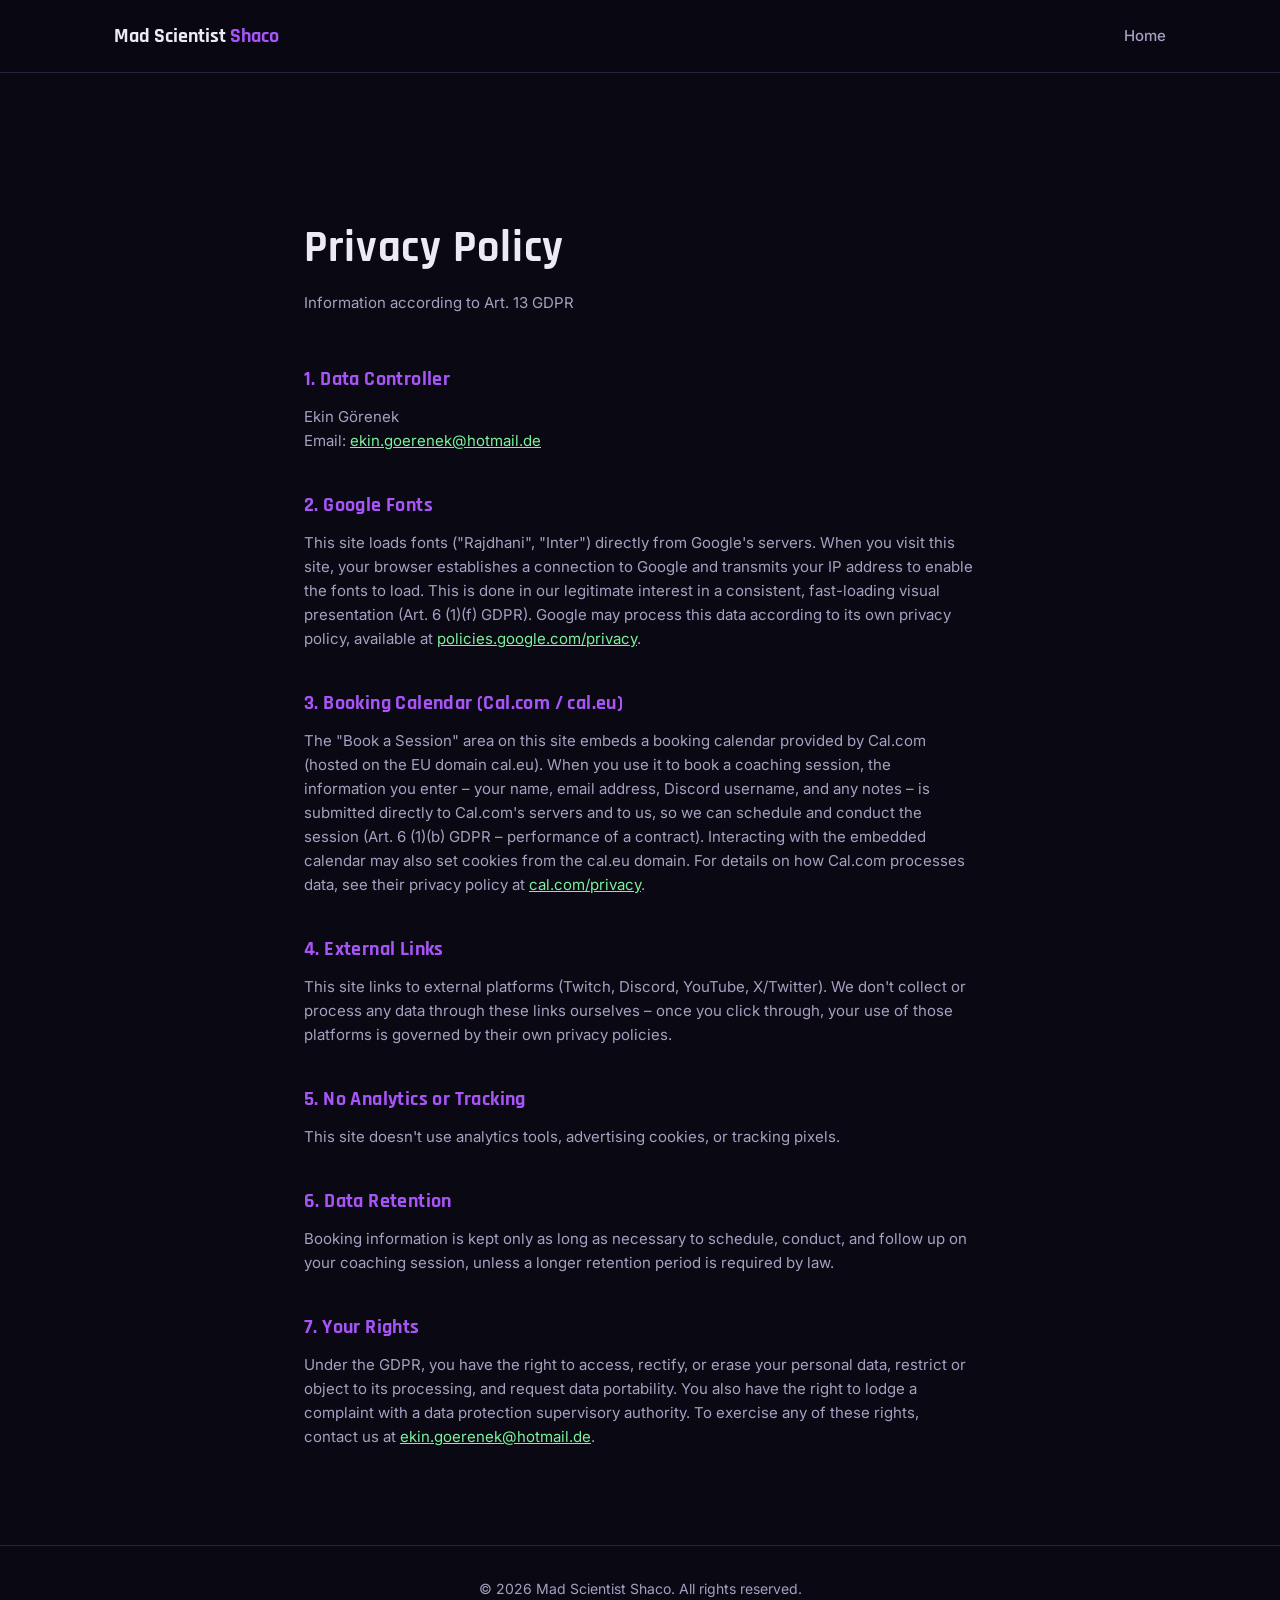
<file: privacy.html>
<!DOCTYPE html>
<html lang="en">
<head>
<meta charset="UTF-8">
<meta name="viewport" content="width=device-width, initial-scale=1.0">
<title>Privacy Policy | Mad Scientist Shaco</title>
<meta name="robots" content="noindex">
<link rel="icon" type="image/svg+xml" href="images/favicon.svg">
<link rel="preconnect" href="https://fonts.googleapis.com">
<link rel="preconnect" href="https://fonts.gstatic.com" crossorigin>
<link href="https://fonts.googleapis.com/css2?family=Rajdhani:wght@500;600;700&family=Inter:wght@400;500;600&display=swap" rel="stylesheet">
<link rel="stylesheet" href="css/style.css">
</head>
<body>

<header class="site-header">
  <nav class="nav container">
    <a href="index.html" class="logo">Mad Scientist <span>Shaco</span></a>
    <ul class="nav-links">
      <li><a href="index.html">Home</a></li>
    </ul>
  </nav>
</header>

<main>
  <section class="legal">
    <div class="container">
      <h1>Privacy Policy</h1>
      <p class="section-lead">Information according to Art. 13 GDPR</p>

      <h2>1. Data Controller</h2>
      <p>
        Ekin Görenek<br>
        Email: <a href="mailto:ekin.goerenek@hotmail.de">ekin.goerenek@hotmail.de</a>
      </p>

      <h2>2. Google Fonts</h2>
      <p>
        This site loads fonts ("Rajdhani", "Inter") directly from Google's servers. When you visit
        this site, your browser establishes a connection to Google and transmits your IP address
        to enable the fonts to load. This is done in our legitimate interest in a consistent,
        fast-loading visual presentation (Art. 6 (1)(f) GDPR). Google may process this data
        according to its own privacy policy, available at
        <a href="https://policies.google.com/privacy" target="_blank" rel="noopener">policies.google.com/privacy</a>.
      </p>

      <h2>3. Booking Calendar (Cal.com / cal.eu)</h2>
      <p>
        The "Book a Session" area on this site embeds a booking calendar provided by Cal.com
        (hosted on the EU domain cal.eu). When you use it to book a coaching session, the
        information you enter &ndash; your name, email address, Discord username, and any notes
        &ndash; is submitted directly to Cal.com's servers and to us, so we can schedule and
        conduct the session (Art. 6 (1)(b) GDPR &ndash; performance of a contract). Interacting
        with the embedded calendar may also set cookies from the cal.eu domain. For details on how
        Cal.com processes data, see their privacy policy at
        <a href="https://cal.com/privacy" target="_blank" rel="noopener">cal.com/privacy</a>.
      </p>

      <h2>4. External Links</h2>
      <p>
        This site links to external platforms (Twitch, Discord, YouTube, X/Twitter). We don't
        collect or process any data through these links ourselves &ndash; once you click through,
        your use of those platforms is governed by their own privacy policies.
      </p>

      <h2>5. No Analytics or Tracking</h2>
      <p>
        This site doesn't use analytics tools, advertising cookies, or tracking pixels.
      </p>

      <h2>6. Data Retention</h2>
      <p>
        Booking information is kept only as long as necessary to schedule, conduct, and follow up
        on your coaching session, unless a longer retention period is required by law.
      </p>

      <h2>7. Your Rights</h2>
      <p>
        Under the GDPR, you have the right to access, rectify, or erase your personal data,
        restrict or object to its processing, and request data portability. You also have the
        right to lodge a complaint with a data protection supervisory authority. To exercise any
        of these rights, contact us at
        <a href="mailto:ekin.goerenek@hotmail.de">ekin.goerenek@hotmail.de</a>.
      </p>
    </div>
  </section>
</main>

<footer class="site-footer">
  <div class="container">
    <p>&copy; <span id="year"></span> Mad Scientist Shaco. All rights reserved.</p>
  </div>
</footer>

<script src="js/main.js"></script>
</body>
</html>
</file>
<file: css/style.css>
:root {
  --bg: #0a0812;
  --bg-alt: #120e1f;
  --card: #17122a;
  --border: #2a2140;
  --text: #ede9f5;
  --text-muted: #a99fc2;
  --violet: #a855f7;
  --violet-dark: #7c3aed;
  --violet-glow: rgba(168, 85, 247, 0.35);
  --toxic: #7cf29c;
  --danger: #ff5c72;
  --danger-glow: rgba(255, 92, 114, 0.3);
  --font-head: 'Rajdhani', sans-serif;
  --font-body: 'Inter', sans-serif;
}

* { box-sizing: border-box; margin: 0; padding: 0; }

html { scroll-behavior: smooth; }

body {
  background: var(--bg);
  color: var(--text);
  font-family: var(--font-body);
  line-height: 1.6;
}

h1, h2, h3 {
  font-family: var(--font-head);
  font-weight: 700;
  letter-spacing: 0.02em;
}

a { color: inherit; text-decoration: none; }

.container {
  max-width: 1100px;
  margin: 0 auto;
  padding: 0 24px;
}

section {
  padding: 96px 0;
}

section h2 {
  font-size: clamp(28px, 4vw, 40px);
  margin-bottom: 12px;
}

.section-lead {
  color: var(--text-muted);
  max-width: 640px;
  margin-bottom: 48px;
  font-size: 17px;
}

/* Header / Nav */
.site-header {
  position: sticky;
  top: 0;
  z-index: 100;
  background: rgba(10, 8, 18, 0.85);
  backdrop-filter: blur(10px);
  border-bottom: 1px solid var(--border);
}

.nav {
  display: flex;
  align-items: center;
  justify-content: space-between;
  height: 72px;
}

.logo {
  font-family: var(--font-head);
  font-size: 20px;
  font-weight: 700;
  color: var(--text);
}

.logo span { color: var(--violet); }

.nav-links {
  display: flex;
  align-items: center;
  gap: 32px;
  list-style: none;
}

.nav-links a {
  color: var(--text-muted);
  font-weight: 500;
  font-size: 15px;
  transition: color 0.2s;
}

.nav-links a:hover { color: var(--text); }

.nav-links .nav-cta {
  background: var(--violet-dark);
  color: #fff;
  padding: 8px 18px;
  border-radius: 8px;
}

.nav-links .nav-cta:hover { background: var(--violet); }

.nav-toggle {
  display: none;
  flex-direction: column;
  gap: 5px;
  background: none;
  border: none;
  cursor: pointer;
  padding: 8px;
}

.nav-toggle span {
  width: 24px;
  height: 2px;
  background: var(--text);
  display: block;
}

/* Hero */
.hero {
  position: relative;
  padding: 140px 0 120px;
  overflow: hidden;
  text-align: center;
  background:
    linear-gradient(180deg, rgba(10, 8, 18, 0.55) 0%, rgba(10, 8, 18, 0.88) 65%, var(--bg) 100%),
    linear-gradient(90deg, rgba(10, 8, 18, 0.75) 0%, rgba(10, 8, 18, 0.2) 40%, rgba(10, 8, 18, 0.2) 60%, rgba(10, 8, 18, 0.75) 100%),
    url('../images/splashart.jpg');
  background-size: cover;
  background-position: center 20%;
}

.hero-glow {
  position: absolute;
  top: -200px;
  left: 50%;
  transform: translateX(-50%);
  width: 700px;
  height: 700px;
  background: radial-gradient(circle, var(--violet-glow) 0%, transparent 70%);
  pointer-events: none;
}

.hero-inner { position: relative; }

.eyebrow {
  color: var(--toxic);
  font-family: var(--font-head);
  font-weight: 600;
  letter-spacing: 0.2em;
  font-size: 14px;
  margin-bottom: 16px;
}

.hero h1 {
  font-size: clamp(40px, 7vw, 72px);
  line-height: 1.05;
  margin-bottom: 20px;
}

.hero h1 span {
  background: linear-gradient(90deg, var(--violet), var(--toxic));
  -webkit-background-clip: text;
  background-clip: text;
  color: transparent;
}

.hero-subtitle {
  color: var(--text-muted);
  font-size: 18px;
  max-width: 560px;
  margin: 0 auto 40px;
}

.hero-actions {
  display: flex;
  gap: 16px;
  justify-content: center;
  flex-wrap: wrap;
}

/* Buttons */
.btn {
  display: inline-block;
  padding: 14px 28px;
  border-radius: 10px;
  font-weight: 600;
  font-size: 15px;
  transition: transform 0.15s, box-shadow 0.15s, background 0.15s;
}

.btn-primary {
  background: linear-gradient(90deg, var(--violet-dark), var(--violet));
  color: #fff;
  box-shadow: 0 0 0 rgba(168, 85, 247, 0);
}

.btn-primary:hover {
  transform: translateY(-2px);
  box-shadow: 0 8px 24px var(--violet-glow);
}

.btn-ghost {
  background: transparent;
  color: var(--text);
  border: 1px solid var(--border);
}

.btn-ghost:hover {
  border-color: var(--violet);
  color: var(--violet);
}

/* About / Stats */
.about { background: var(--bg-alt); }

.stats-grid {
  display: grid;
  grid-template-columns: repeat(3, 1fr);
  gap: 20px;
}

.stat-card {
  background: var(--card);
  border: 1px solid var(--border);
  border-radius: 14px;
  padding: 28px;
  display: flex;
  flex-direction: column;
  gap: 4px;
}

.stat-label {
  color: var(--text-muted);
  font-size: 13px;
  text-transform: uppercase;
  letter-spacing: 0.1em;
}

.stat-value {
  font-family: var(--font-head);
  font-size: 30px;
  font-weight: 700;
  color: var(--violet);
}

.stat-sub {
  color: var(--text-muted);
  font-size: 14px;
}

/* Guides */
.guides-hero {
  padding: 140px 0 48px;
  text-align: center;
  background:
    linear-gradient(180deg, rgba(10, 8, 18, 0.55) 0%, rgba(10, 8, 18, 0.88) 65%, var(--bg) 100%),
    linear-gradient(90deg, rgba(10, 8, 18, 0.75) 0%, rgba(10, 8, 18, 0.2) 40%, rgba(10, 8, 18, 0.2) 60%, rgba(10, 8, 18, 0.75) 100%),
    url('../images/madhatter-splash.jpg');
  background-size: cover;
  background-position: center 25%;
}

.guides-hero h1 {
  font-size: clamp(36px, 6vw, 56px);
  margin-bottom: 12px;
}

.guide-article {
  padding: 32px 0 96px;
  counter-reset: guide-section;
}

.guide-subheading {
  counter-increment: guide-section;
  display: flex;
  align-items: baseline;
  gap: 12px;
  font-size: 24px;
  margin: 64px 0 20px;
  color: var(--violet);
}

.guide-subheading:not(:first-of-type) {
  padding-top: 40px;
  border-top: 1px solid var(--border);
}

.guide-subheading::before {
  content: "0" counter(guide-section);
  font-family: var(--font-head);
  font-size: 14px;
  font-weight: 700;
  letter-spacing: 0.12em;
  color: var(--violet);
  opacity: 0.55;
}

.rune-page {
  display: grid;
  grid-template-columns: 1fr 1fr;
  gap: 24px;
}

.rune-column {
  background: var(--card);
  border: 1px solid var(--border);
  border-radius: 14px;
  padding: 24px;
}

.rune-tree-header {
  display: flex;
  align-items: center;
  gap: 10px;
  margin-bottom: 18px;
  padding-bottom: 14px;
  border-bottom: 1px solid var(--border);
  font-family: var(--font-head);
  font-weight: 600;
  font-size: 16px;
}

.rune-tree-header img { width: 24px; height: 24px; }

.rune-item {
  display: flex;
  align-items: center;
  gap: 12px;
  padding: 8px 0;
  font-size: 14px;
  color: var(--text);
}

.rune-item img {
  width: 32px;
  height: 32px;
  border-radius: 50%;
  background: var(--bg-alt);
  flex-shrink: 0;
}

.rune-item.rune-keystone img {
  width: 42px;
  height: 42px;
}

.rune-shards {
  margin-top: 14px;
  padding-top: 14px;
  border-top: 1px solid var(--border);
}

.rune-shard img {
  width: 24px;
  height: 24px;
  border-radius: 0;
}

.rune-expandable {
  cursor: pointer;
  border-radius: 8px;
  padding-left: 6px;
  margin-left: -6px;
  transition: background 0.15s;
}

.rune-expandable:hover,
.rune-expandable:focus-visible {
  background: var(--bg-alt);
  outline: none;
}

.rune-toggle-icon {
  margin-left: auto;
  color: var(--text-muted);
  font-size: 16px;
  font-family: var(--font-head);
  transition: transform 0.15s;
  flex-shrink: 0;
}

.rune-expandable.open .rune-toggle-icon {
  transform: rotate(45deg);
  color: var(--violet);
}

.rune-detail {
  display: none;
  padding: 4px 0 12px 44px;
}

.rune-detail.open {
  display: block;
}

.rune-detail p {
  font-size: 13px;
  color: var(--text-muted);
  line-height: 1.5;
}

/* Switchable secondary tree */
.tree-tabs {
  display: flex;
  gap: 6px;
  margin-bottom: 18px;
  padding-bottom: 14px;
  border-bottom: 1px solid var(--border);
}

.tree-tab {
  display: flex;
  align-items: center;
  gap: 8px;
  background: none;
  border: 1px solid transparent;
  border-radius: 8px;
  padding: 5px 10px;
  cursor: pointer;
  color: var(--text-muted);
  font-family: var(--font-head);
  font-weight: 600;
  font-size: 15px;
  transition: background 0.15s, color 0.15s, border-color 0.15s;
}

.tree-tab img {
  width: 22px;
  height: 22px;
  opacity: 0.45;
  transition: opacity 0.15s;
}

.tree-tab:hover { color: var(--text); }
.tree-tab:hover img { opacity: 0.8; }

.tree-tab.active {
  color: var(--text);
  background: var(--bg-alt);
  border-color: var(--violet);
}

.tree-tab.active img { opacity: 1; }

.tree-panel { display: none; }
.tree-panel.active { display: block; }

.tree-note {
  font-size: 12px;
  color: var(--text-muted);
  font-style: italic;
  margin-bottom: 10px;
}

/* Two runes from the same row, shown as alternatives */
.rune-alt-row {
  display: flex;
  align-items: flex-start;
  gap: 10px;
}

.rune-alt {
  flex: 1;
  min-width: 0;
}

.rune-alt .rune-item { gap: 8px; }

.rune-alt .rune-detail { padding-left: 6px; }

.rune-alt-or {
  font-size: 12px;
  color: var(--text-muted);
  font-style: italic;
  padding-top: 20px;
  flex-shrink: 0;
}

@media (max-width: 900px) {
  .rune-alt-row {
    flex-direction: column;
    align-items: stretch;
    gap: 0;
  }

  .rune-alt-or { padding: 4px 0 4px 44px; }
}

@media (max-width: 640px) {
  .rune-page { grid-template-columns: 1fr; }
}

.spell-row {
  display: flex;
  align-items: center;
  gap: 16px;
  flex-wrap: wrap;
}

.spell-item {
  display: flex;
  align-items: center;
  gap: 10px;
  background: var(--card);
  border: 1px solid var(--border);
  border-radius: 12px;
  padding: 12px 18px;
  font-size: 14px;
}

.spell-item img {
  width: 36px;
  height: 36px;
  border-radius: 8px;
}

.spell-plus {
  color: var(--text-muted);
  font-family: var(--font-head);
  font-size: 20px;
}

.spell-expandable {
  cursor: pointer;
  transition: border-color 0.15s;
}

.spell-expandable:hover,
.spell-expandable:focus-visible {
  border-color: var(--violet);
  outline: none;
}

.spell-toggle-icon {
  color: var(--text-muted);
  font-size: 16px;
  font-family: var(--font-head);
  transition: transform 0.15s, color 0.15s;
}

.spell-expandable.open .spell-toggle-icon {
  transform: rotate(45deg);
  color: var(--violet);
}

.spell-detail {
  display: none;
  margin-top: 10px;
}

.spell-detail.open {
  display: block;
}

.spell-detail p {
  font-size: 13px;
  line-height: 1.5;
  color: var(--text-muted);
}

.spell-detail strong {
  display: block;
  margin-bottom: 3px;
  color: var(--text);
  font-family: var(--font-head);
  font-size: 14px;
  letter-spacing: 0.02em;
}

.spell-note {
  margin-top: 14px;
  padding: 14px 18px;
  background: var(--card);
  border: 1px solid var(--border);
  border-radius: 12px;
}

.spell-note-title {
  display: block;
  margin-bottom: 8px;
  color: var(--toxic);
  font-family: var(--font-head);
  font-size: 12px;
  letter-spacing: 0.06em;
  text-transform: uppercase;
}

.spell-note p {
  font-size: 13px;
  line-height: 1.6;
  color: var(--text-muted);
}

/* What to Ban &ndash; styled after the League client's "Extreme Threats" panel */
.champ-row {
  display: flex;
  align-items: center;
  gap: 14px;
  flex-wrap: wrap;
  margin-top: 16px;
}

.champ-thumb {
  position: relative;
  width: 52px;
  height: 52px;
  flex-shrink: 0;
  cursor: pointer;
}

.champ-thumb img {
  width: 100%;
  height: 100%;
  border-radius: 50%;
  border: 2px solid var(--border);
  transition: border-color 0.15s;
}

.champ-thumb:hover img,
.champ-thumb:focus-visible img,
.champ-thumb.open img {
  border-color: var(--danger);
  outline: none;
}

.champ-thumb-icon {
  position: absolute;
  bottom: -2px;
  right: -2px;
  width: 16px;
  height: 16px;
  border-radius: 50%;
  background: var(--bg);
  border: 1px solid var(--border);
  color: var(--text-muted);
  font-family: var(--font-head);
  font-style: italic;
  font-size: 11px;
  line-height: 14px;
  text-align: center;
  transition: color 0.15s, border-color 0.15s;
}

.champ-thumb.open .champ-thumb-icon {
  color: var(--danger);
  border-color: var(--danger);
}

.champ-detail {
  display: none;
  align-items: center;
  gap: 20px;
  margin-top: 14px;
  padding: 16px 20px;
  background: var(--card);
  border: 1px solid var(--border);
  border-left: 3px solid var(--danger);
  border-radius: 12px;
}

.champ-detail.open {
  display: flex;
}

.champ-portrait {
  width: 84px;
  height: 84px;
  border-radius: 50%;
  border: 3px solid var(--danger);
  box-shadow: 0 0 0 4px var(--danger-glow);
  flex-shrink: 0;
}

.champ-body {
  flex: 1;
  min-width: 0;
}

.champ-name {
  display: block;
  color: var(--text);
  font-family: var(--font-head);
  font-size: 20px;
  letter-spacing: 0.02em;
  text-transform: uppercase;
}

.champ-tag {
  display: block;
  margin: 2px 0 8px;
  color: var(--danger);
  font-family: var(--font-head);
  font-size: 12px;
  font-weight: 600;
  letter-spacing: 0.08em;
  text-transform: uppercase;
}

.champ-detail p {
  font-size: 13px;
  line-height: 1.5;
  color: var(--text-muted);
}

/* Ability max order */
.ability-order-wrap {
  overflow-x: auto;
}

.ability-order {
  background: var(--card);
  border: 1px solid var(--border);
  border-radius: 14px;
  padding: 8px 20px;
  min-width: 640px;
}

.ability-row {
  display: flex;
  align-items: center;
  gap: 24px;
  padding: 14px 0;
  border-bottom: 1px solid var(--border);
}

.ability-row:last-child { border-bottom: none; }

.ability-label {
  display: flex;
  align-items: center;
  gap: 10px;
  width: 200px;
  flex-shrink: 0;
}

.ability-label img {
  width: 40px;
  height: 40px;
  border-radius: 8px;
}

.ability-label div {
  display: flex;
  flex-direction: column;
  font-size: 14px;
}

.ability-key {
  color: var(--toxic);
  font-family: var(--font-head);
  font-weight: 700;
  font-size: 12px;
  letter-spacing: 0.05em;
}

.level-cells {
  display: flex;
  gap: 4px;
}

.level-cell {
  width: 24px;
  height: 24px;
  border-radius: 5px;
  background: var(--bg-alt);
  border: 1px solid var(--border);
  color: var(--text-muted);
  display: flex;
  align-items: center;
  justify-content: center;
  font-size: 11px;
  flex-shrink: 0;
}

.level-cell.active {
  background: var(--violet-dark);
  border-color: var(--violet);
  color: #fff;
  font-weight: 600;
}

/* Item build tree */
.build-tree-wrap {
  overflow-x: auto;
  background: var(--card);
  border: 1px solid var(--border);
  border-radius: 14px;
  padding: 28px 24px;
}

.build-tree {
  display: flex;
  align-items: center;
  min-width: max-content;
  position: relative;
  padding-top: 30px;   /* room for the column labels */
}

/* Absolutely positioned, so labels line up along the top without
   affecting the vertical centring the connectors depend on */
.build-col-label {
  position: absolute;
  top: 0;
  white-space: nowrap;
  line-height: 1;
  font-size: 11px;
  letter-spacing: 0.09em;
  text-transform: uppercase;
  color: var(--text-muted);
}

.build-col-label.needs-pick {
  color: var(--toxic);
}

.build-col-label.needs-pick::after {
  content: " ▾ pick one";
}

.build-node {
  display: block;   /* keeps rows exactly icon-height, so connectors stay aligned */
  flex-shrink: 0;
  line-height: 0;
}

.build-node img {
  width: 52px;
  height: 52px;
  border-radius: 10px;
  border: 1px solid var(--border);
  background: var(--bg-alt);
  transition: border-color 0.15s, transform 0.15s;
}

.build-node img:hover {
  border-color: var(--violet);
  transform: translateY(-2px);
}

/* Straight connector between two nodes */
.build-link {
  width: 22px;
  height: 2px;
  background: var(--border);
  flex-shrink: 0;
}

/* Splits one connector into several branches */
.build-branch {
  --row-h: 52px;   /* every row is this tall, which is what keeps the trunk exact */
  display: flex;
  flex-direction: column;
  gap: 4px;
  padding-left: 22px;
  /* Vertical trunk, drawn from the first row's centre to the last row's.
     Painted as a background so the branch needs no positioning of its own,
     which keeps the column labels anchored to the top of the tree. */
  background: linear-gradient(var(--border), var(--border)) no-repeat;
  background-size: 2px calc(100% - var(--row-h));
  background-position: 0 calc(var(--row-h) / 2);
}

.build-branch-row {
  position: relative;
  display: flex;
  align-items: center;
  gap: 14px;
  min-height: var(--row-h);
}

/* Horizontal stub from the trunk to each node */
.build-branch-row::before {
  content: "";
  position: absolute;
  left: -22px;
  top: calc(var(--row-h) / 2);
  width: 22px;
  height: 2px;
  background: var(--border);
}

/* Notes explain when to take each option, so they only show
   while that column is still being chosen */
.build-note { display: none; }

/* Keep --row-h at or above the tallest note in that column, otherwise a row
   grows past it and the trunk no longer lines up with the first and last
   icon. The 4th item column needs more room than the 5th (LDR's 4th-item
   note is the longest note anywhere), so the 5th gets a tighter budget. */
.build-branch.has-notes:not(.collapsed) { --row-h: 140px; }
.build-branch.has-notes:not(.collapsed)[data-slot="5"] { --row-h: 122px; }

.build-branch.has-notes:not(.collapsed) .build-note {
  display: block;
  width: 360px;
  font-size: 12.5px;
  line-height: 1.5;
  color: var(--text-muted);
}

/* Fixed items (1st, 2nd, 6th) show their note permanently rather than
   only while their column is being actively chosen */
.build-branch.always-note .build-note {
  display: block;
  width: 360px;
  font-size: 12.5px;
  line-height: 1.5;
  color: var(--text-muted);
}

.build-note strong {
  display: block;
  margin-bottom: 3px;
  color: var(--text);
  font-family: var(--font-head);
  font-size: 14px;
  letter-spacing: 0.02em;
}

[hidden] { display: none !important; }

/* Once a branch is chosen, only that node remains, so drop the trunk */
.build-branch.collapsed { background: none; }

.build-choice {
  padding: 0;
  border: none;
  background: none;
  cursor: pointer;
}

.build-choice[aria-pressed="true"] img {
  border-color: var(--violet);
  box-shadow: 0 0 0 3px var(--violet-glow);
}

.build-choice:focus-visible img {
  outline: 2px solid var(--toxic);
  outline-offset: 2px;
}

.build-hint {
  display: flex;
  align-items: center;
  gap: 10px;
  margin-bottom: 16px;
  padding: 12px 16px;
  border: 1px solid var(--border);
  border-left: 3px solid var(--toxic);
  border-radius: 8px;
  background: var(--card);
  font-size: 14px;
  color: var(--text);
}

.build-hint::before {
  content: "👆";
  font-size: 15px;
}

/* Fixed items with an explanation, click the icon to fade the text in below
   it instead of showing it permanently next to the icon */
.build-toggle-item {
  display: flex;
  flex-direction: column;
  align-items: flex-start;
}

.build-toggle-btn {
  position: relative;
  padding: 0;
  border: none;
  background: none;
  cursor: pointer;
}

.build-toggle-btn::after {
  content: "+";
  position: absolute;
  bottom: -5px;
  right: -5px;
  width: 16px;
  height: 16px;
  border-radius: 50%;
  background: var(--card);
  border: 1px solid var(--border);
  color: var(--text-muted);
  font-family: var(--font-head);
  font-size: 12px;
  line-height: 14px;
  text-align: center;
  transition: color 0.15s, border-color 0.15s;
}

.build-toggle-item.open .build-toggle-btn::after {
  content: "\2212";
  color: var(--violet);
  border-color: var(--violet);
}

.build-note-below {
  display: none;
  margin-top: 10px;
  width: 220px;
  font-size: 12.5px;
  line-height: 1.5;
  color: var(--text-muted);
}

.build-toggle-item.open .build-note-below {
  display: block;
}

/* Situational item that isn't part of the core path, so it's shown dimmed
   until hovered/expanded instead of sitting in the main tree. Positioned
   absolutely (out of flow) above the 1st/2nd item so expanding it can
   never push those icons &ndash; and the connector lines they sit on &ndash;
   out of place. */
.build-optional-inline {
  position: absolute;
  top: 34px;
  left: 0;
  z-index: 2;
  display: inline-flex;
  flex-direction: column;
  padding: 6px 10px;
  border: 1px dashed var(--border);
  border-radius: 10px;
  background: var(--bg);
  cursor: pointer;
  opacity: 0.6;
  transition: opacity 0.15s, border-color 0.15s;
}

.build-optional-inline:hover,
.build-optional-inline:focus-visible,
.build-optional-inline.open {
  opacity: 1;
  border-color: var(--violet);
  outline: none;
}

.build-optional-row {
  display: flex;
  align-items: center;
  gap: 8px;
}

.build-optional-inline img {
  width: 28px;
  height: 28px;
  border-radius: 6px;
  border: 1px solid var(--border);
  background: var(--bg-alt);
  flex-shrink: 0;
}

.build-optional-name {
  font-family: var(--font-head);
  font-size: 12px;
  letter-spacing: 0.02em;
  color: var(--text);
  white-space: nowrap;
}

.build-optional-toggle {
  color: var(--text-muted);
  font-size: 14px;
  font-family: var(--font-head);
  transition: transform 0.15s, color 0.15s;
}

.build-optional-inline.open .build-optional-toggle {
  transform: rotate(45deg);
  color: var(--violet);
}

.build-optional-detail {
  display: none;
  margin-top: 6px;
  width: 220px;
  font-size: 12px;
  line-height: 1.5;
  color: var(--text-muted);
}

.build-optional-inline.open .build-optional-detail {
  display: block;
}

/* Quick-reference build strip below the interactive tree */
.build-common {
  margin-top: 24px;
  padding: 20px 24px;
  background: var(--card);
  border: 1px solid var(--border);
  border-radius: 14px;
  overflow-x: auto;
}

.build-common-title {
  font-family: var(--font-head);
  font-size: 12px;
  letter-spacing: 0.09em;
  text-transform: uppercase;
  color: var(--toxic);
  margin-bottom: 14px;
}

.build-common-row {
  display: flex;
  align-items: center;
  width: max-content;
}

.build-boots-text {
  font-size: 13px;
  line-height: 1.6;
  color: var(--text-muted);
  margin-bottom: 12px;
}

.build-boots-text:last-of-type {
  margin-bottom: 14px;
}

.build-boots-row {
  gap: 12px;
}

.build-boot-expandable {
  position: relative;
  cursor: pointer;
}

.build-boot-icon {
  position: absolute;
  bottom: -4px;
  right: -4px;
  width: 16px;
  height: 16px;
  border-radius: 50%;
  background: var(--bg);
  border: 1px solid var(--border);
  color: var(--text-muted);
  font-family: var(--font-head);
  font-size: 12px;
  line-height: 14px;
  text-align: center;
  transition: color 0.15s, border-color 0.15s, transform 0.15s;
}

.build-boot-expandable:hover .build-boot-icon,
.build-boot-expandable:focus-visible .build-boot-icon,
.build-boot-expandable.open .build-boot-icon {
  color: var(--violet);
  border-color: var(--violet);
}

.build-boot-expandable.open .build-boot-icon {
  transform: rotate(45deg);
}

/* Video */
.video-embed {
  position: relative;
  width: 100%;
  padding-top: 56.25%;
  background: var(--card);
  border: 1px solid var(--border);
  border-radius: 14px;
  overflow: hidden;
}

.video-embed iframe {
  position: absolute;
  top: 0;
  left: 0;
  width: 100%;
  height: 100%;
  border: none;
}

/* Coaching package */
.package-card {
  background: var(--card);
  border: 1px solid var(--border);
  border-radius: 18px;
  padding: 40px;
  max-width: 620px;
}

.package-head {
  display: flex;
  align-items: baseline;
  justify-content: space-between;
  gap: 16px;
  margin-bottom: 20px;
}

.package-head h3 {
  font-size: 24px;
}

.package-price span {
  font-family: var(--font-head);
  font-size: 32px;
  font-weight: 700;
  color: var(--toxic);
}

.package-note {
  color: var(--text-muted);
  margin-bottom: 24px;
  font-size: 15px;
}

.package-list {
  list-style: none;
  display: flex;
  flex-direction: column;
  gap: 14px;
  margin-bottom: 32px;
}

.package-list li {
  position: relative;
  padding-left: 26px;
  font-size: 15px;
  color: var(--text);
}

.package-list li::before {
  content: "◆";
  position: absolute;
  left: 0;
  color: var(--violet);
  font-size: 12px;
  top: 5px;
}

/* Booking */
.booking { background: var(--bg-alt); }

.calendar-embed {
  background: var(--card);
  border: 1px solid var(--border);
  border-radius: 14px;
  overflow: hidden;
}

.calendar-embed iframe {
  display: block;
  border: none;
}

/* Socials */
.social-links {
  display: flex;
  gap: 16px;
  flex-wrap: wrap;
}

.social-link {
  display: flex;
  align-items: center;
  gap: 10px;
  background: var(--card);
  border: 1px solid var(--border);
  border-radius: 10px;
  padding: 14px 22px;
  font-weight: 500;
  transition: border-color 0.2s, color 0.2s;
}

.social-link:hover {
  border-color: var(--violet);
  color: var(--violet);
}

.social-icon { font-size: 18px; }

/* Footer */
.site-footer {
  border-top: 1px solid var(--border);
  padding: 32px 0;
  text-align: center;
  color: var(--text-muted);
  font-size: 14px;
}

.site-footer a {
  color: var(--text-muted);
  text-decoration: underline;
}

.site-footer a:hover { color: var(--violet); }

.footer-disclaimer {
  max-width: 640px;
  margin: 12px auto 0;
  font-size: 12px;
  color: #6b6280;
  line-height: 1.5;
}

/* Responsive */
/* Legal pages */
.legal {
  padding: 140px 0 96px;
}

.legal .container {
  max-width: 720px;
}

.legal h1 {
  font-size: clamp(32px, 5vw, 44px);
  margin-bottom: 8px;
}

.legal h2 {
  font-size: 20px;
  margin-top: 36px;
  margin-bottom: 10px;
  color: var(--violet);
}

.legal p {
  color: var(--text-muted);
  font-size: 15px;
}

.legal a {
  color: var(--toxic);
  text-decoration: underline;
}

@media (max-width: 720px) {
  .nav-toggle { display: flex; }

  .nav-links {
    position: absolute;
    top: 72px;
    left: 0;
    right: 0;
    background: var(--bg);
    border-bottom: 1px solid var(--border);
    flex-direction: column;
    align-items: flex-start;
    padding: 20px 24px;
    gap: 20px;
    display: none;
  }

  .nav-links.open { display: flex; }

  .stats-grid { grid-template-columns: 1fr; }

  .package-head { flex-direction: column; align-items: flex-start; }

  .champ-detail { flex-direction: column; align-items: flex-start; }

  section { padding: 64px 0; }
}

/* Workout plan (standalone page, not linked from the nav) */
.workout-hero {
  padding: 96px 0 40px;
  text-align: center;
  background:
    radial-gradient(ellipse at 50% 0%, rgba(168, 85, 247, 0.22), transparent 65%),
    var(--bg);
}

.workout-hero h1 {
  font-size: clamp(36px, 6vw, 56px);
  margin-bottom: 12px;
}

.wo-jump {
  display: flex;
  justify-content: center;
  flex-wrap: wrap;
  gap: 10px;
  margin-top: 28px;
}

.wo-jump a {
  padding: 8px 20px;
  background: var(--card);
  border: 1px solid var(--border);
  border-radius: 999px;
  font-family: var(--font-head);
  font-size: 14px;
  letter-spacing: 0.06em;
  text-transform: uppercase;
  color: var(--text-muted);
  transition: color 0.15s, border-color 0.15s;
}

.wo-jump a:hover {
  color: var(--violet);
  border-color: var(--violet);
}

.workout-plan {
  padding: 24px 0 96px;
}

.workout-plan .section-lead {
  margin-bottom: 8px;
}

.wo-day {
  counter-reset: wo-exercise;
  padding-top: 48px;
  scroll-margin-top: 72px;
}

.wo-day-title {
  display: flex;
  align-items: baseline;
  flex-wrap: wrap;
  gap: 14px;
  margin-bottom: 24px;
  font-size: clamp(26px, 4vw, 34px);
}

.wo-day-num {
  font-size: 14px;
  letter-spacing: 0.12em;
  text-transform: uppercase;
  color: var(--violet);
}

.wo-group {
  margin: 8px 0 16px;
  font-size: 14px;
  letter-spacing: 0.09em;
  text-transform: uppercase;
  color: var(--toxic);
}

.wo-group:not(:first-of-type) {
  margin-top: 36px;
}

.wo-grid {
  display: grid;
  grid-template-columns: repeat(auto-fill, minmax(260px, 1fr));
  gap: 20px;
  align-items: start;
}

.wo-card {
  counter-increment: wo-exercise;
  overflow: hidden;
  background: var(--card);
  border: 1px solid var(--border);
  border-radius: 14px;
}

.wo-media {
  position: relative;
  aspect-ratio: 850 / 567;
  background: var(--bg-alt);
}

.wo-media::before {
  content: counter(wo-exercise);
  position: absolute;
  top: 10px;
  left: 10px;
  z-index: 2;
  width: 26px;
  height: 26px;
  border-radius: 50%;
  background: rgba(10, 8, 18, 0.8);
  border: 1px solid var(--violet);
  color: var(--violet);
  font-family: var(--font-head);
  font-size: 14px;
  line-height: 24px;
  text-align: center;
}

.wo-frame {
  position: absolute;
  inset: 0;
  width: 100%;
  height: 100%;
  object-fit: cover;
}

/* Start and end position crossfade so the photos read as a rep */
.wo-frame-b {
  opacity: 0;
  animation: wo-rep 2.4s ease-in-out infinite;
}

@keyframes wo-rep {
  0%, 35% { opacity: 0; }
  50%, 85% { opacity: 1; }
  100% { opacity: 0; }
}

@media (prefers-reduced-motion: reduce) {
  .wo-frame-b { animation: none; }
}

.wo-body {
  display: flex;
  align-items: center;
  justify-content: space-between;
  gap: 12px;
  padding: 14px 18px 16px;
}

.wo-name {
  font-size: 18px;
  line-height: 1.25;
}

.wo-name small {
  display: block;
  margin-top: 2px;
  font-family: var(--font-body, inherit);
  font-size: 13px;
  font-weight: 400;
  letter-spacing: 0;
  color: var(--text-muted);
}

.wo-tag {
  display: inline-block;
  margin-left: 6px;
  padding: 1px 8px;
  border: 1px solid var(--border);
  border-radius: 999px;
  font-size: 11px;
  letter-spacing: 0.06em;
  text-transform: uppercase;
  color: var(--text-muted);
  vertical-align: middle;
}

.wo-sets {
  flex-shrink: 0;
  padding: 6px 12px;
  background: var(--bg);
  border: 1px solid var(--violet-dark);
  border-radius: 10px;
  font-family: var(--font-head);
  font-size: 18px;
  font-weight: 700;
  color: var(--violet);
  white-space: nowrap;
}

.wo-credit {
  margin-top: 64px;
  font-size: 12px;
  color: var(--text-muted);
  text-align: center;
}

.wo-credit a {
  text-decoration: underline;
}

/* Beginner-friendly alternative, folded into the exercise card */
.wo-alt {
  border-top: 1px solid var(--border);
}

.wo-alt summary {
  display: flex;
  align-items: center;
  justify-content: space-between;
  padding: 12px 18px;
  cursor: pointer;
  list-style: none;
  font-family: var(--font-head);
  font-size: 13px;
  letter-spacing: 0.06em;
  text-transform: uppercase;
  color: var(--toxic);
}

.wo-alt summary::-webkit-details-marker { display: none; }

.wo-alt summary::after {
  content: "+";
  font-size: 18px;
  line-height: 1;
  transition: transform 0.15s;
}

.wo-alt[open] summary::after { transform: rotate(45deg); }

.wo-alt summary:focus-visible {
  outline: 2px solid var(--violet);
  outline-offset: -2px;
}

.wo-alt-content {
  padding: 0 18px 18px;
}

.wo-alt .wo-media {
  border-radius: 10px;
  overflow: hidden;
}

.wo-alt .wo-media::before { display: none; }

.wo-alt-name {
  margin: 0;
  font-family: var(--font-head);
  font-size: 18px;
  font-weight: 700;
}


.wo-alt-body {
  display: flex;
  align-items: center;
  justify-content: space-between;
  gap: 12px;
  margin-top: 12px;
}

/* Coaching paused: banner, greyed-out booking buttons, notice in the booking section */
.coaching-banner {
  padding: 12px 0;
  background: rgba(255, 92, 114, 0.12);
  border-bottom: 1px solid rgba(255, 92, 114, 0.35);
  font-size: 15px;
  text-align: center;
}

.coaching-banner strong {
  color: var(--danger);
  font-family: var(--font-head);
  letter-spacing: 0.04em;
}

.is-disabled,
.is-disabled:hover {
  opacity: 0.4;
  pointer-events: none;
  cursor: not-allowed;
  transform: none;
  box-shadow: none;
}

.booking-closed {
  max-width: 640px;
  padding: 20px 24px;
  background: var(--card);
  border: 1px solid rgba(255, 92, 114, 0.35);
  border-radius: 14px;
}

.booking-closed-title {
  display: block;
  margin-bottom: 8px;
  color: var(--danger);
  font-family: var(--font-head);
  font-size: 14px;
  letter-spacing: 0.06em;
  text-transform: uppercase;
}

.booking-closed p {
  color: var(--text-muted);
  line-height: 1.6;
}
</file>
